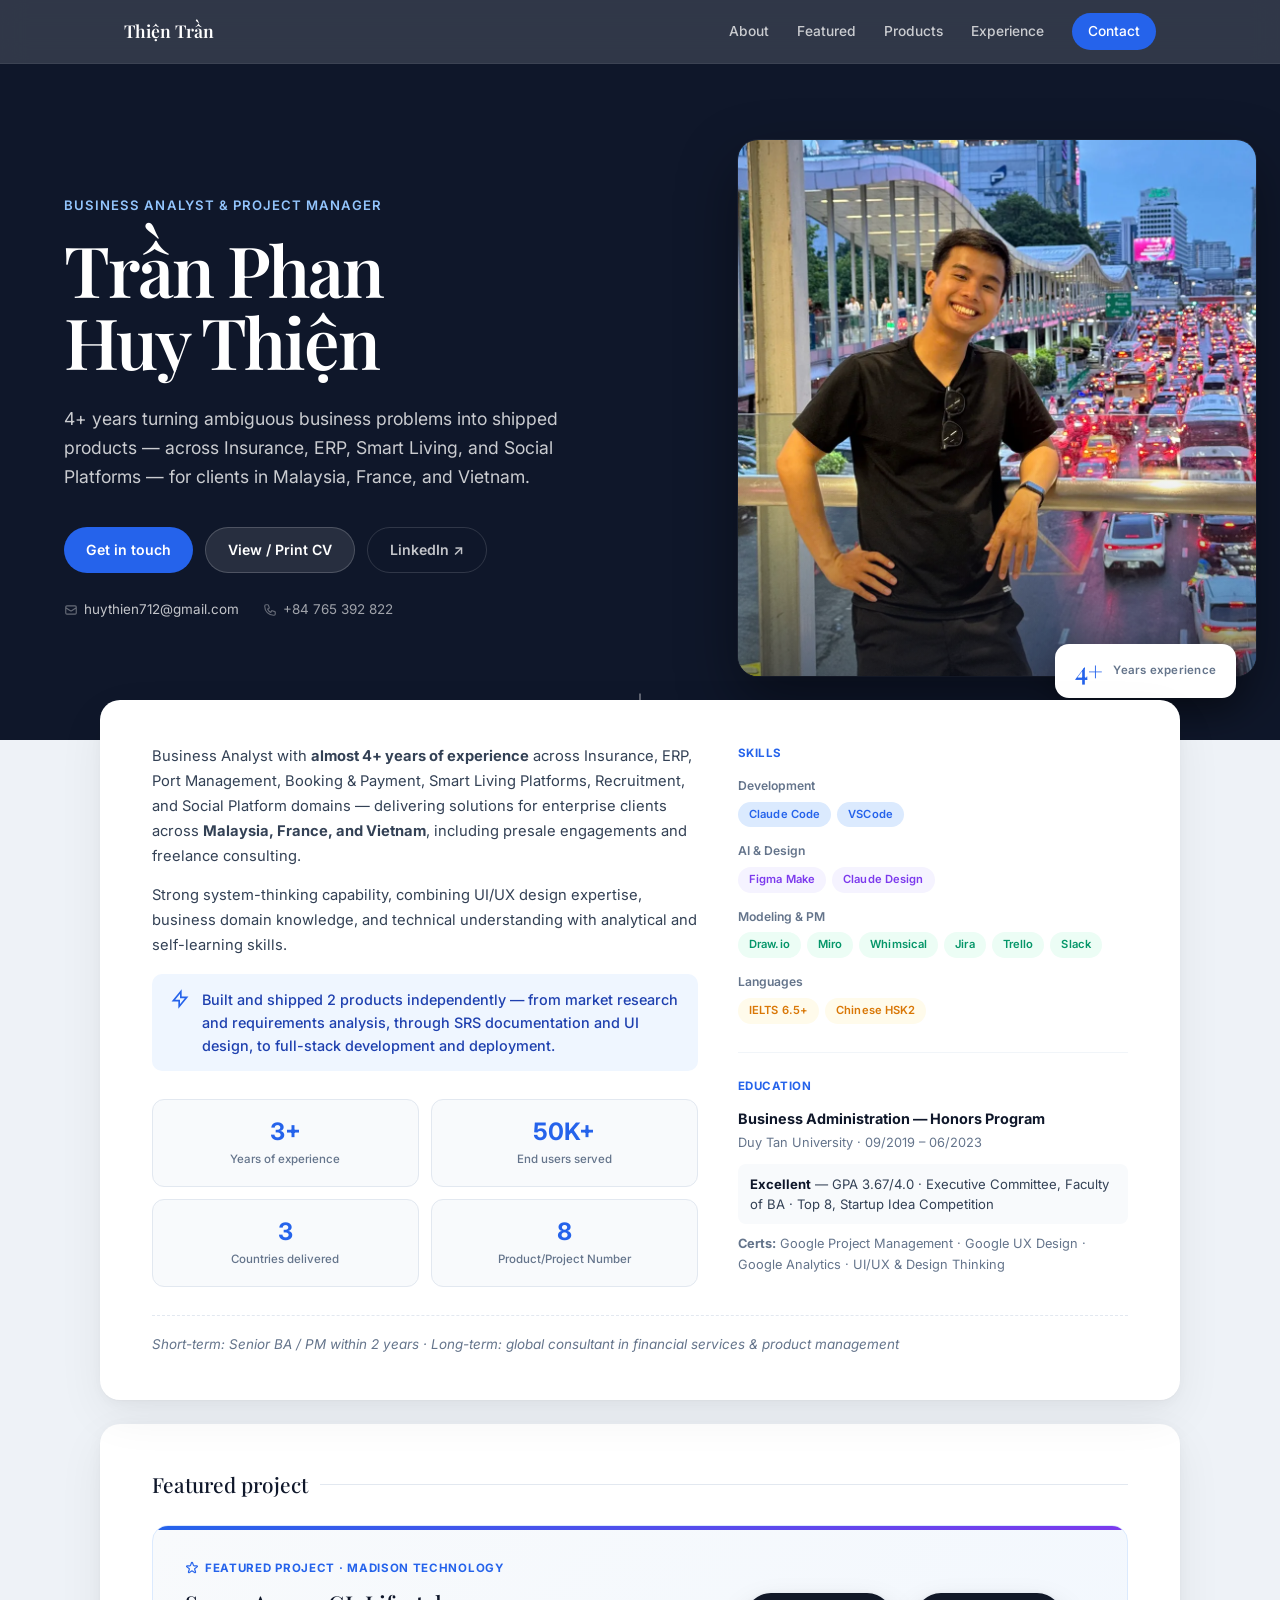
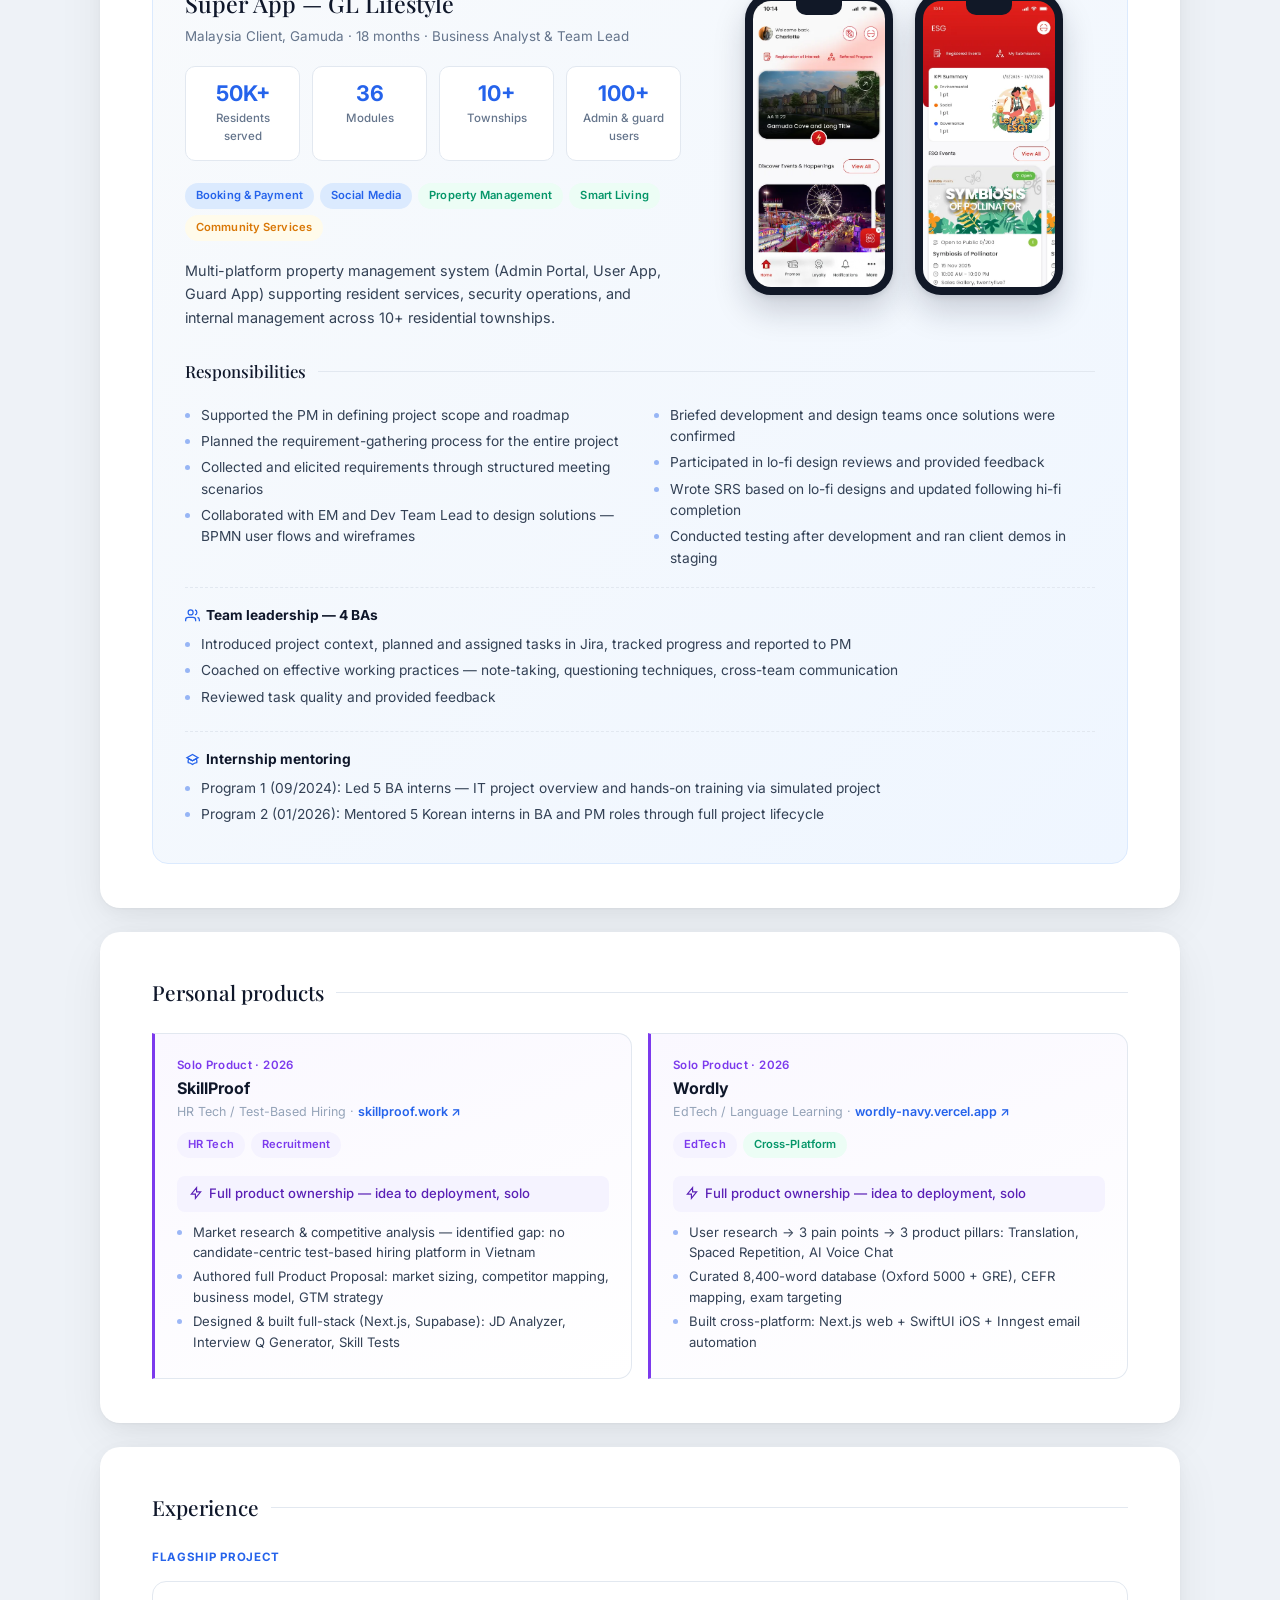
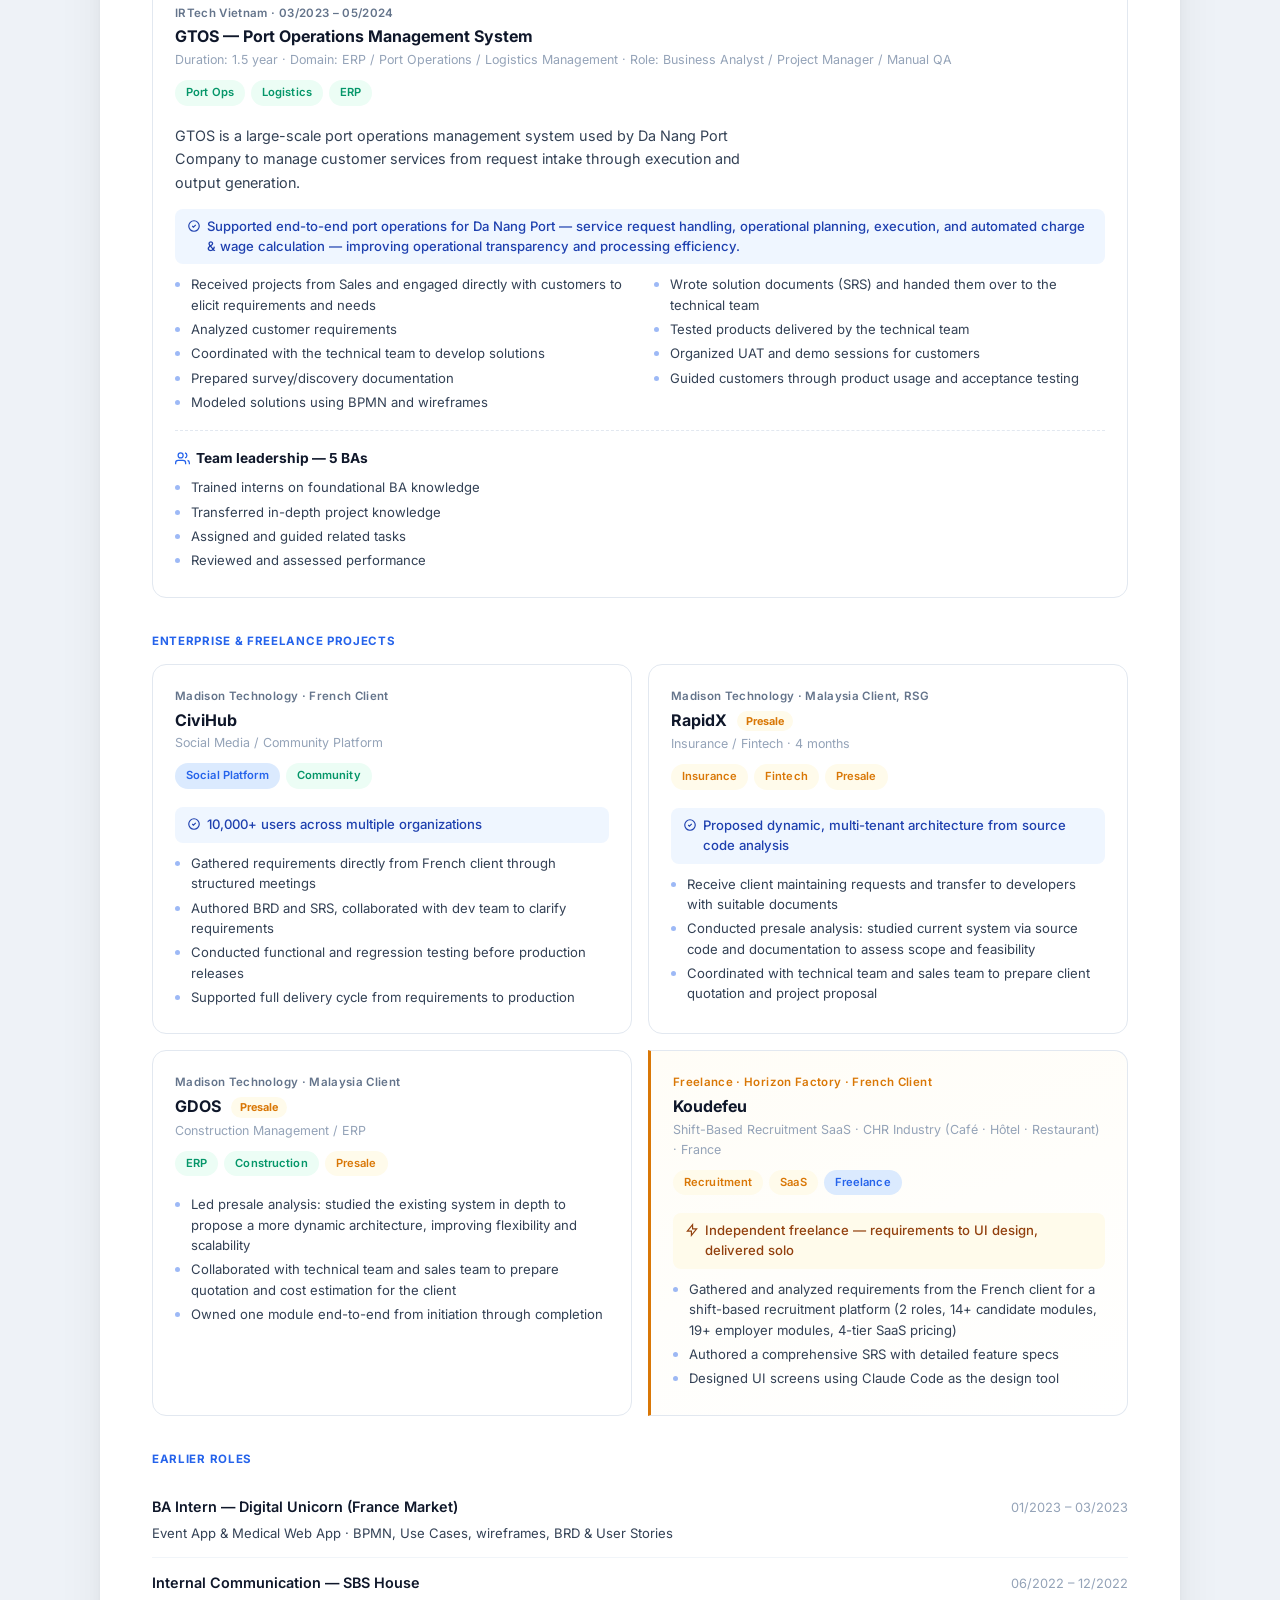
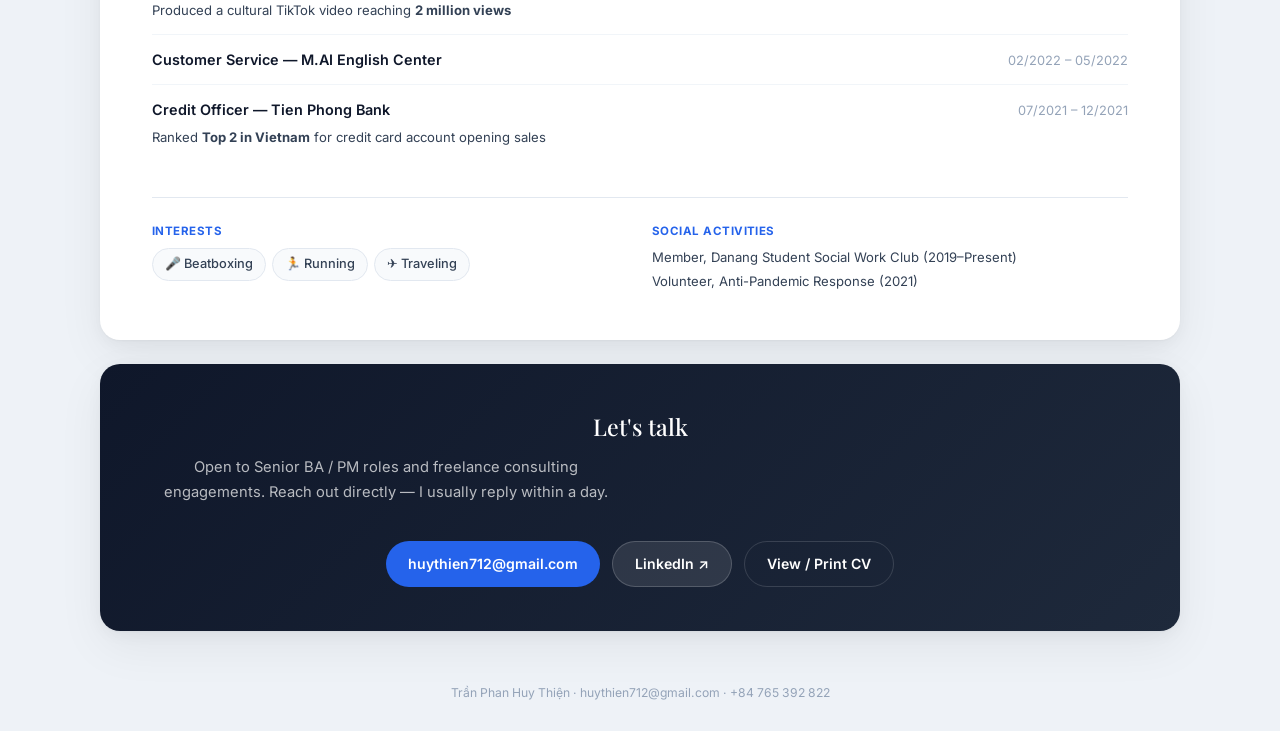
<file: index.html>
<!doctype html>
<html lang="en">
  <head>
    <meta charset="UTF-8" />
    <meta name="viewport" content="width=device-width, initial-scale=1.0" />
    <title>Thien Tran — Business Analyst &amp; Project Manager</title>
    <meta
      name="description"
      content="Business Analyst / Project Manager with 4+ years across Insurance, ERP, Booking & Payment, Smart Living, and Social Platform domains. Delivered products for clients in Malaysia, France, and Vietnam." />
    <link rel="preconnect" href="https://fonts.googleapis.com" />
    <link
      href="https://fonts.googleapis.com/css2?family=Inter:wght@300;400;500;600;700&family=Playfair+Display:wght@400;500;600&display=swap"
      rel="stylesheet" />
    <link rel="stylesheet" href="style.css" />
  </head>
  <body>
    <nav class="navbar" id="navbar">
      <div class="navbar-inner">
        <a href="#top" class="navbar-brand">Thiện Trần</a>
        <button
          class="navbar-toggle"
          id="navToggle"
          aria-label="Toggle menu"
          aria-expanded="false">
          <span></span><span></span><span></span>
        </button>
        <div class="navbar-links" id="navLinks">
          <a href="#about">About</a>
          <a href="#featured">Featured</a>
          <a href="#products">Products</a>
          <a href="#experience">Experience</a>
          <a href="#contact" class="navbar-cta">Contact</a>
        </div>
      </div>
    </nav>

    <header class="hero" id="top">
      <div class="hero-grid">
        <div class="hero-text">
          <p class="hero-eyebrow animate">
            Business Analyst &amp; Project Manager
          </p>
          <h1 class="animate">Trần Phan<br />Huy Thiện</h1>
          <p class="hero-tagline animate">
            4+ years turning ambiguous business problems into shipped products —
            across Insurance, ERP, Smart Living, and Social Platforms — for
            clients in Malaysia, France, and Vietnam.
          </p>
          <div class="hero-actions animate">
            <a class="btn btn-primary" href="mailto:huythien712@gmail.com"
              >Get in touch</a
            >
            <a
              class="btn btn-secondary"
              href="Thien_Tran_BA_CV.html"
              target="_blank"
              rel="noopener"
              >View / Print CV</a
            >
            <a
              class="btn btn-ghost"
              href="https://www.linkedin.com/in/thien-tran-341263225/"
              target="_blank"
              rel="noopener"
              >LinkedIn ↗</a
            >
          </div>
          <div class="hero-contacts animate">
            <span class="hc">
              <svg
                xmlns="http://www.w3.org/2000/svg"
                fill="none"
                viewBox="0 0 24 24"
                stroke="currentColor"
                stroke-width="2">
                <path
                  d="M3 8l7.89 5.26a2 2 0 002.22 0L21 8M5 19h14a2 2 0 002-2V7a2 2 0 00-2-2H5a2 2 0 00-2 2v10a2 2 0 002 2z" />
              </svg>
              <a href="mailto:huythien712@gmail.com">huythien712@gmail.com</a>
            </span>
            <span class="hc">
              <svg
                xmlns="http://www.w3.org/2000/svg"
                fill="none"
                viewBox="0 0 24 24"
                stroke="currentColor"
                stroke-width="2">
                <path
                  d="M3 5a2 2 0 012-2h3.28a1 1 0 01.948.684l1.498 4.493a1 1 0 01-.502 1.21l-2.257 1.13a11.042 11.042 0 005.516 5.516l1.13-2.257a1 1 0 011.21-.502l4.493 1.498a1 1 0 01.684.949V19a2 2 0 01-2 2h-1C9.716 21 3 14.284 3 6V5z" />
              </svg>
              +84 765 392 822
            </span>
          </div>
        </div>
        <div class="hero-image animate">
          <div class="hero-image-frame">
            <img
              src="hero-portrait.webp"
              alt="Trần Phan Huy Thiện"
              width="1050"
              height="1400" />
          </div>
          <div class="hero-badge">
            <span class="hero-badge-num">4+</span>
            <span class="hero-badge-label">Years experience</span>
          </div>
        </div>
      </div>
      <a class="scroll-cue" href="#about" aria-label="Scroll down">
        <svg
          xmlns="http://www.w3.org/2000/svg"
          fill="none"
          viewBox="0 0 24 24"
          stroke="currentColor"
          stroke-width="2">
          <path d="M19 14l-7 7m0 0l-7-7m7 7V3" />
        </svg>
      </a>
    </header>

    <main class="page">
      <!-- ABOUT / SUMMARY -->
      <section class="section" id="about">
        <div class="container">
          <div class="summary-grid animate">
            <div class="summary-text-col">
              <p class="summary-text">
                Business Analyst with
                <strong>almost 4+ years of experience</strong>
                across Insurance, ERP, Port Management, Booking &amp; Payment,
                Smart Living Platforms, Recruitment, and Social Platform domains
                — delivering solutions for enterprise clients across
                <strong>Malaysia, France, and Vietnam</strong>, including
                presale engagements and freelance consulting.
              </p>
              <p class="summary-text">
                Strong system-thinking capability, combining UI/UX design
                expertise, business domain knowledge, and technical
                understanding with analytical and self-learning skills.
              </p>
              <div class="summary-highlight">
                <svg
                  xmlns="http://www.w3.org/2000/svg"
                  fill="none"
                  viewBox="0 0 24 24"
                  stroke="currentColor"
                  stroke-width="2">
                  <path d="M13 10V3L4 14h7v7l9-11h-7z" />
                </svg>
                Built and shipped 2 products independently — from market
                research and requirements analysis, through SRS documentation
                and UI design, to full-stack development and deployment.
              </div>
              <div class="metrics">
                <div class="metric">
                  <div class="metric-num">3+</div>
                  <div class="metric-label">Years of experience</div>
                </div>
                <div class="metric">
                  <div class="metric-num">50K+</div>
                  <div class="metric-label">End users served</div>
                </div>
                <div class="metric">
                  <div class="metric-num">3</div>
                  <div class="metric-label">Countries delivered</div>
                </div>
                <div class="metric">
                  <div class="metric-num">8</div>
                  <div class="metric-label">Product/Project Number</div>
                </div>
              </div>
            </div>

            <div class="info-col-wrap">
              <div class="info-col">
                <div class="info-col-title">Skills</div>
                <div class="skill-group">
                  <div class="skill-group-label">Development</div>
                  <div class="tag-strip">
                    <span class="tag blue">Claude Code</span
                    ><span class="tag blue">VSCode</span>
                  </div>
                </div>
                <div class="skill-group">
                  <div class="skill-group-label">AI &amp; Design</div>
                  <div class="tag-strip">
                    <span class="tag purple">Figma Make</span
                    ><span class="tag purple">Claude Design</span>
                  </div>
                </div>
                <div class="skill-group">
                  <div class="skill-group-label">Modeling &amp; PM</div>
                  <div class="tag-strip">
                    <span class="tag green">Draw.io</span
                    ><span class="tag green">Miro</span
                    ><span class="tag green">Whimsical</span
                    ><span class="tag green">Jira</span
                    ><span class="tag green">Trello</span
                    ><span class="tag green">Slack</span>
                  </div>
                </div>
                <div class="skill-group">
                  <div class="skill-group-label">Languages</div>
                  <div class="tag-strip">
                    <span class="tag amber">IELTS 6.5+</span
                    ><span class="tag amber">Chinese HSK2</span>
                  </div>
                </div>
              </div>
              <div class="info-col edu-card">
                <div class="info-col-title">Education</div>
                <div class="edu-degree">
                  Business Administration — Honors Program
                </div>
                <div class="edu-school">
                  Duy Tan University · 09/2019 – 06/2023
                </div>
                <div class="edu-achievement">
                  <strong>Excellent</strong> — GPA 3.67/4.0 · Executive
                  Committee, Faculty of BA · Top 8, Startup Idea Competition
                </div>
                <div class="cert-inline">
                  <strong>Certs:</strong> Google Project Management · Google UX
                  Design · Google Analytics · UI/UX &amp; Design Thinking
                </div>
              </div>
            </div>
          </div>

          <p class="goal-line">
            Short-term: Senior BA / PM within 2 years · Long-term: global
            consultant in financial services &amp; product management
          </p>
        </div>
      </section>

      <!-- FEATURED -->
      <section class="section" id="featured">
        <div class="container">
          <div class="sh">Featured project</div>
          <div class="featured animate">
            <div class="featured-grid">
              <div class="featured-overview">
                <div class="featured-eyebrow">
                  <svg
                    xmlns="http://www.w3.org/2000/svg"
                    fill="none"
                    viewBox="0 0 24 24"
                    stroke="currentColor"
                    stroke-width="2">
                    <path
                      d="M11.049 2.927c.3-.921 1.603-.921 1.902 0l1.519 4.674a1 1 0 00.95.69h4.915c.969 0 1.371 1.24.588 1.81l-3.976 2.888a1 1 0 00-.363 1.118l1.518 4.674c.3.922-.755 1.688-1.538 1.118l-3.976-2.888a1 1 0 00-1.176 0l-3.976 2.888c-.783.57-1.838-.197-1.538-1.118l1.518-4.674a1 1 0 00-.363-1.118l-3.976-2.888c-.784-.57-.38-1.81.588-1.81h4.914a1 1 0 00.951-.69l1.519-4.674z" />
                  </svg>
                  Featured project · Madison Technology
                </div>
                <div class="featured-title">Super App — GL Lifestyle</div>
                <div class="featured-sub">
                  Malaysia Client, Gamuda · 18 months · Business Analyst &amp;
                  Team Lead
                </div>
                <div class="stat-row">
                  <div class="stat">
                    <div class="stat-num">50K+</div>
                    <div class="stat-label">Residents served</div>
                  </div>
                  <div class="stat">
                    <div class="stat-num">36</div>
                    <div class="stat-label">Modules</div>
                  </div>
                  <div class="stat">
                    <div class="stat-num">10+</div>
                    <div class="stat-label">Townships</div>
                  </div>
                  <div class="stat">
                    <div class="stat-num">100+</div>
                    <div class="stat-label">Admin &amp; guard users</div>
                  </div>
                </div>
                <div class="tag-strip">
                  <span class="tag blue">Booking &amp; Payment</span>
                  <span class="tag blue">Social Media</span>
                  <span class="tag green">Property Management</span>
                  <span class="tag green">Smart Living</span>
                  <span class="tag amber">Community Services</span>
                </div>
                <p class="featured-desc">
                  Multi-platform property management system (Admin Portal, User
                  App, Guard App) supporting resident services, security
                  operations, and internal management across 10+ residential
                  townships.
                </p>
              </div>
              <div class="screens-row">
                <div class="phone-mockup">
                  <div class="phone-notch"></div>
                  <div class="phone-screen">
                    <img
                      src="assets/projects/gl-homepage.webp"
                      alt="GL Lifestyle app homepage screen"
                      loading="lazy" />
                  </div>
                </div>
                <div class="phone-mockup">
                  <div class="phone-notch"></div>
                  <div class="phone-screen">
                    <img
                      src="assets/projects/gl-esg.webp"
                      alt="GL Lifestyle ESG screen"
                      loading="lazy" />
                  </div>
                </div>
              </div>
            </div>
            <div class="sh sh-sub">Responsibilities</div>
            <ul class="bl">
              <li>Supported the PM in defining project scope and roadmap</li>
              <li>
                Planned the requirement-gathering process for the entire project
              </li>
              <li>
                Collected and elicited requirements through structured meeting
                scenarios
              </li>
              <li>
                Collaborated with EM and Dev Team Lead to design solutions —
                BPMN user flows and wireframes
              </li>
              <li>
                Briefed development and design teams once solutions were
                confirmed
              </li>
              <li>
                Participated in lo-fi design reviews and provided feedback
              </li>
              <li>
                Wrote SRS based on lo-fi designs and updated following hi-fi
                completion
              </li>
              <li>
                Conducted testing after development and ran client demos in
                staging
              </li>
            </ul>
            <div class="sub-block">
              <div class="sub-title">
                <svg
                  xmlns="http://www.w3.org/2000/svg"
                  fill="none"
                  viewBox="0 0 24 24"
                  stroke="currentColor"
                  stroke-width="2">
                  <path d="M17 21v-2a4 4 0 00-4-4H5a4 4 0 00-4 4v2" />
                  <circle cx="9" cy="7" r="4" />
                  <path d="M23 21v-2a4 4 0 00-3-3.87M16 3.13a4 4 0 010 7.75" />
                </svg>
                Team leadership — 4 BAs
              </div>
              <ul class="bl single">
                <li>
                  Introduced project context, planned and assigned tasks in
                  Jira, tracked progress and reported to PM
                </li>
                <li>
                  Coached on effective working practices — note-taking,
                  questioning techniques, cross-team communication
                </li>
                <li>Reviewed task quality and provided feedback</li>
              </ul>
            </div>
            <div class="sub-block">
              <div class="sub-title">
                <svg
                  xmlns="http://www.w3.org/2000/svg"
                  fill="none"
                  viewBox="0 0 24 24"
                  stroke="currentColor"
                  stroke-width="2">
                  <path d="M12 14l9-5-9-5-9 5 9 5z" />
                  <path
                    d="M12 14l6.16-3.422a12.083 12.083 0 01.665 6.479A11.952 11.952 0 0012 20.055a11.952 11.952 0 00-6.824-2.998 12.078 12.078 0 01.665-6.479L12 14z" />
                </svg>
                Internship mentoring
              </div>
              <ul class="bl single">
                <li>
                  Program 1 (09/2024): Led 5 BA interns — IT project overview
                  and hands-on training via simulated project
                </li>
                <li>
                  Program 2 (01/2026): Mentored 5 Korean interns in BA and PM
                  roles through full project lifecycle
                </li>
              </ul>
            </div>
          </div>
        </div>
      </section>

      <!-- PERSONAL PRODUCTS -->
      <section class="section" id="products">
        <div class="container">
          <div class="sh">Personal products</div>
          <div class="project-grid animate">
            <div class="pcard personal">
              <div class="pcard-company" style="color: #7c3aed">
                Solo Product · 2026
              </div>
              <div class="pcard-title">SkillProof</div>
              <div class="pcard-meta">
                HR Tech / Test-Based Hiring ·
                <a
                  class="pcard-link"
                  href="https://www.skillproof.work"
                  target="_blank"
                  rel="noopener"
                  >skillproof.work ↗</a
                >
              </div>
              <div class="tag-strip">
                <span class="tag purple">HR Tech</span>
                <span class="tag purple">Recruitment</span>
              </div>
              <div class="pcard-achievement purple-ach">
                <svg
                  xmlns="http://www.w3.org/2000/svg"
                  fill="none"
                  viewBox="0 0 24 24"
                  stroke="currentColor"
                  stroke-width="2">
                  <path d="M13 10V3L4 14h7v7l9-11h-7z" />
                </svg>
                Full product ownership — idea to deployment, solo
              </div>
              <ul class="bl single">
                <li>
                  Market research &amp; competitive analysis — identified gap:
                  no candidate-centric test-based hiring platform in Vietnam
                </li>
                <li>
                  Authored full Product Proposal: market sizing, competitor
                  mapping, business model, GTM strategy
                </li>
                <li>
                  Designed &amp; built full-stack (Next.js, Supabase): JD
                  Analyzer, Interview Q Generator, Skill Tests
                </li>
              </ul>
            </div>

            <div class="pcard personal">
              <div class="pcard-company" style="color: #7c3aed">
                Solo Product · 2026
              </div>
              <div class="pcard-title">Wordly</div>
              <div class="pcard-meta">
                EdTech / Language Learning ·
                <a
                  class="pcard-link"
                  href="https://wordly-navy.vercel.app"
                  target="_blank"
                  rel="noopener"
                  >wordly-navy.vercel.app ↗</a
                >
              </div>
              <div class="tag-strip">
                <span class="tag purple">EdTech</span>
                <span class="tag green">Cross-Platform</span>
              </div>
              <div class="pcard-achievement purple-ach">
                <svg
                  xmlns="http://www.w3.org/2000/svg"
                  fill="none"
                  viewBox="0 0 24 24"
                  stroke="currentColor"
                  stroke-width="2">
                  <path d="M13 10V3L4 14h7v7l9-11h-7z" />
                </svg>
                Full product ownership — idea to deployment, solo
              </div>
              <ul class="bl single">
                <li>
                  User research → 3 pain points → 3 product pillars:
                  Translation, Spaced Repetition, AI Voice Chat
                </li>
                <li>
                  Curated 8,400-word database (Oxford 5000 + GRE), CEFR mapping,
                  exam targeting
                </li>
                <li>
                  Built cross-platform: Next.js web + SwiftUI iOS + Inngest
                  email automation
                </li>
              </ul>
            </div>
          </div>
        </div>
      </section>

      <!-- EXPERIENCE -->
      <section class="section" id="experience">
        <div class="container">
          <div class="sh">Experience</div>
          <div class="animate">
            <div class="exp-subhead first">Flagship project</div>
            <div class="pcard full-width" style="margin-bottom: 16px">
              <div class="pcard-company">
                IRTech Vietnam · 03/2023 – 05/2024
              </div>
              <div class="pcard-title">
                GTOS — Port Operations Management System
              </div>
              <div class="pcard-meta">
                Duration: 1.5 year · Domain: ERP / Port Operations /
                Logistics Management · Role: Business Analyst / Project
                Manager / Manual QA
              </div>
              <div class="tag-strip">
                <span class="tag green">Port Ops</span>
                <span class="tag green">Logistics</span>
                <span class="tag green">ERP</span>
              </div>
              <div class="featured-desc" style="margin-bottom: 14px">
                GTOS is a large-scale port operations management system used by
                Da Nang Port Company to manage customer services from request
                intake through execution and output generation.
              </div>
              <div class="pcard-achievement">
                <svg
                  xmlns="http://www.w3.org/2000/svg"
                  fill="none"
                  viewBox="0 0 24 24"
                  stroke="currentColor"
                  stroke-width="2">
                  <path d="M9 12l2 2 4-4m6 2a9 9 0 11-18 0 9 9 0 0118 0z" />
                </svg>
                Supported end-to-end port operations for Da Nang Port — service
                request handling, operational planning, execution, and automated
                charge &amp; wage calculation — improving operational
                transparency and processing efficiency.
              </div>
              <ul class="bl">
                <li>
                  Received projects from Sales and engaged directly with
                  customers to elicit requirements and needs
                </li>
                <li>Analyzed customer requirements</li>
                <li>
                  Coordinated with the technical team to develop solutions
                </li>
                <li>Prepared survey/discovery documentation</li>
                <li>Modeled solutions using BPMN and wireframes</li>
                <li>
                  Wrote solution documents (SRS) and handed them over to the
                  technical team
                </li>
                <li>Tested products delivered by the technical team</li>
                <li>Organized UAT and demo sessions for customers</li>
                <li>
                  Guided customers through product usage and acceptance testing
                </li>
              </ul>
              <div class="sub-block">
                <div class="sub-title">
                  <svg
                    xmlns="http://www.w3.org/2000/svg"
                    fill="none"
                    viewBox="0 0 24 24"
                    stroke="currentColor"
                    stroke-width="2">
                    <path d="M17 21v-2a4 4 0 00-4-4H5a4 4 0 00-4 4v2" />
                    <circle cx="9" cy="7" r="4" />
                    <path
                      d="M23 21v-2a4 4 0 00-3-3.87M16 3.13a4 4 0 010 7.75" />
                  </svg>
                  Team leadership — 5 BAs
                </div>
                <ul class="bl single">
                  <li>Trained interns on foundational BA knowledge</li>
                  <li>Transferred in-depth project knowledge</li>
                  <li>Assigned and guided related tasks</li>
                  <li>Reviewed and assessed performance</li>
                </ul>
              </div>
            </div>

            <div class="exp-subhead">Enterprise &amp; freelance projects</div>
            <div class="project-grid animate">
              <div class="pcard">
                <div class="pcard-company">
                  Madison Technology · French Client
                </div>
                <div class="pcard-title">CiviHub</div>
                <div class="pcard-meta">Social Media / Community Platform</div>
                <div class="tag-strip">
                  <span class="tag blue">Social Platform</span>
                  <span class="tag green">Community</span>
                </div>
                <div class="pcard-achievement">
                  <svg
                    xmlns="http://www.w3.org/2000/svg"
                    fill="none"
                    viewBox="0 0 24 24"
                    stroke="currentColor"
                    stroke-width="2">
                    <path d="M9 12l2 2 4-4m6 2a9 9 0 11-18 0 9 9 0 0118 0z" />
                  </svg>
                  10,000+ users across multiple organizations
                </div>
                <ul class="bl single">
                  <li>
                    Gathered requirements directly from French client through
                    structured meetings
                  </li>
                  <li>
                    Authored BRD and SRS, collaborated with dev team to clarify
                    requirements
                  </li>
                  <li>
                    Conducted functional and regression testing before
                    production releases
                  </li>
                  <li>
                    Supported full delivery cycle from requirements to
                    production
                  </li>
                </ul>
              </div>

              <div class="pcard">
                <div class="pcard-company">
                  Madison Technology · Malaysia Client, RSG
                </div>
                <div class="pcard-title">
                  RapidX <span class="presale-badge">Presale</span>
                </div>
                <div class="pcard-meta">Insurance / Fintech · 4 months</div>
                <div class="tag-strip">
                  <span class="tag amber">Insurance</span>
                  <span class="tag amber">Fintech</span>
                  <span class="tag amber">Presale</span>
                </div>
                <div class="pcard-achievement">
                  <svg
                    xmlns="http://www.w3.org/2000/svg"
                    fill="none"
                    viewBox="0 0 24 24"
                    stroke="currentColor"
                    stroke-width="2">
                    <path d="M9 12l2 2 4-4m6 2a9 9 0 11-18 0 9 9 0 0118 0z" />
                  </svg>
                  Proposed dynamic, multi-tenant architecture from source code
                  analysis
                </div>
                <ul class="bl single">
                  <li>
                    Receive client maintaining requests and transfer to
                    developers with suitable documents
                  </li>
                  <li>
                    Conducted presale analysis: studied current system via
                    source code and documentation to assess scope and
                    feasibility
                  </li>
                  <li>
                    Coordinated with technical team and sales team to prepare
                    client quotation and project proposal
                  </li>
                </ul>
              </div>

              <div class="pcard">
                <div class="pcard-company">
                  Madison Technology · Malaysia Client
                </div>
                <div class="pcard-title">
                  GDOS <span class="presale-badge">Presale</span>
                </div>
                <div class="pcard-meta">Construction Management / ERP</div>
                <div class="tag-strip">
                  <span class="tag green">ERP</span>
                  <span class="tag green">Construction</span>
                  <span class="tag amber">Presale</span>
                </div>
                <ul class="bl single">
                  <li>
                    Led presale analysis: studied the existing system in depth
                    to propose a more dynamic architecture, improving
                    flexibility and scalability
                  </li>
                  <li>
                    Collaborated with technical team and sales team to prepare
                    quotation and cost estimation for the client
                  </li>
                  <li>
                    Owned one module end-to-end from initiation through
                    completion
                  </li>
                </ul>
              </div>

              <div class="pcard freelance">
                <div class="pcard-company" style="color: #d97706">
                  Freelance · Horizon Factory · French Client
                </div>
                <div class="pcard-title">Koudefeu</div>
                <div class="pcard-meta">
                  Shift-Based Recruitment SaaS · CHR Industry (Café · Hôtel ·
                  Restaurant) · France
                </div>
                <div class="tag-strip">
                  <span class="tag amber">Recruitment</span>
                  <span class="tag amber">SaaS</span>
                  <span class="tag blue">Freelance</span>
                </div>
                <div class="pcard-achievement amber-ach">
                  <svg
                    xmlns="http://www.w3.org/2000/svg"
                    fill="none"
                    viewBox="0 0 24 24"
                    stroke="currentColor"
                    stroke-width="2">
                    <path d="M13 10V3L4 14h7v7l9-11h-7z" />
                  </svg>
                  Independent freelance — requirements to UI design, delivered
                  solo
                </div>
                <ul class="bl single">
                  <li>
                    Gathered and analyzed requirements from the French client
                    for a shift-based recruitment platform (2 roles, 14+
                    candidate modules, 19+ employer modules, 4-tier SaaS
                    pricing)
                  </li>
                  <li>
                    Authored a comprehensive SRS with detailed feature specs
                  </li>
                  <li>
                    Designed UI screens using Claude Code as the design tool
                  </li>
                </ul>
              </div>
            </div>

            <div class="exp-subhead">Earlier roles</div>
            <div class="career-row">
              <span class="career-title"
                >BA Intern — Digital Unicorn (France Market)</span
              >
              <span class="career-date">01/2023 – 03/2023</span>
              <span class="career-note"
                >Event App &amp; Medical Web App · BPMN, Use Cases, wireframes,
                BRD &amp; User Stories</span
              >
            </div>
            <div class="career-row">
              <span class="career-title"
                >Internal Communication — SBS House</span
              >
              <span class="career-date">06/2022 – 12/2022</span>
              <span class="career-note"
                >Produced a cultural TikTok video reaching
                <strong>2 million views</strong></span
              >
            </div>
            <div class="career-row">
              <span class="career-title"
                >Customer Service — M.AI English Center</span
              >
              <span class="career-date">02/2022 – 05/2022</span>
            </div>
            <div class="career-row">
              <span class="career-title">Credit Officer — Tien Phong Bank</span>
              <span class="career-date">07/2021 – 12/2021</span>
              <span class="career-note"
                >Ranked <strong>Top 2 in Vietnam</strong> for credit card
                account opening sales</span
              >
            </div>
          </div>

          <div class="bottom-bar animate">
            <div class="bottom-col">
              <div class="bottom-label">Interests</div>
              <div class="pill-row">
                <span class="pill">🎤 Beatboxing</span>
                <span class="pill">🏃 Running</span>
                <span class="pill">✈️ Traveling</span>
              </div>
            </div>
            <div class="bottom-col">
              <div class="bottom-label">Social activities</div>
              <div class="bottom-val">
                Member, Danang Student Social Work Club (2019–Present)
              </div>
              <div class="bottom-val">
                Volunteer, Anti-Pandemic Response (2021)
              </div>
            </div>
          </div>
        </div>
      </section>

      <!-- CONTACT -->
      <section class="section contact-section" id="contact">
        <div class="container">
          <div class="contact-card animate">
            <div class="featured-title">Let's talk</div>
            <p class="summary-text" style="margin: 10px 0 22px">
              Open to Senior BA / PM roles and freelance consulting engagements.
              Reach out directly — I usually reply within a day.
            </p>
            <div class="hero-actions" style="justify-content: center">
              <a class="btn btn-primary" href="mailto:huythien712@gmail.com"
                >huythien712@gmail.com</a
              >
              <a
                class="btn btn-secondary"
                href="https://www.linkedin.com/in/thien-tran-341263225/"
                target="_blank"
                rel="noopener"
                >LinkedIn ↗</a
              >
              <a
                class="btn btn-ghost"
                href="Thien_Tran_BA_CV.html"
                target="_blank"
                rel="noopener"
                >View / Print CV</a
              >
            </div>
          </div>
        </div>
      </section>
    </main>

    <footer class="footer">
      Trần Phan Huy Thiện · huythien712@gmail.com · +84 765 392 822
    </footer>

    <script src="script.js"></script>
  </body>
</html>
</file>
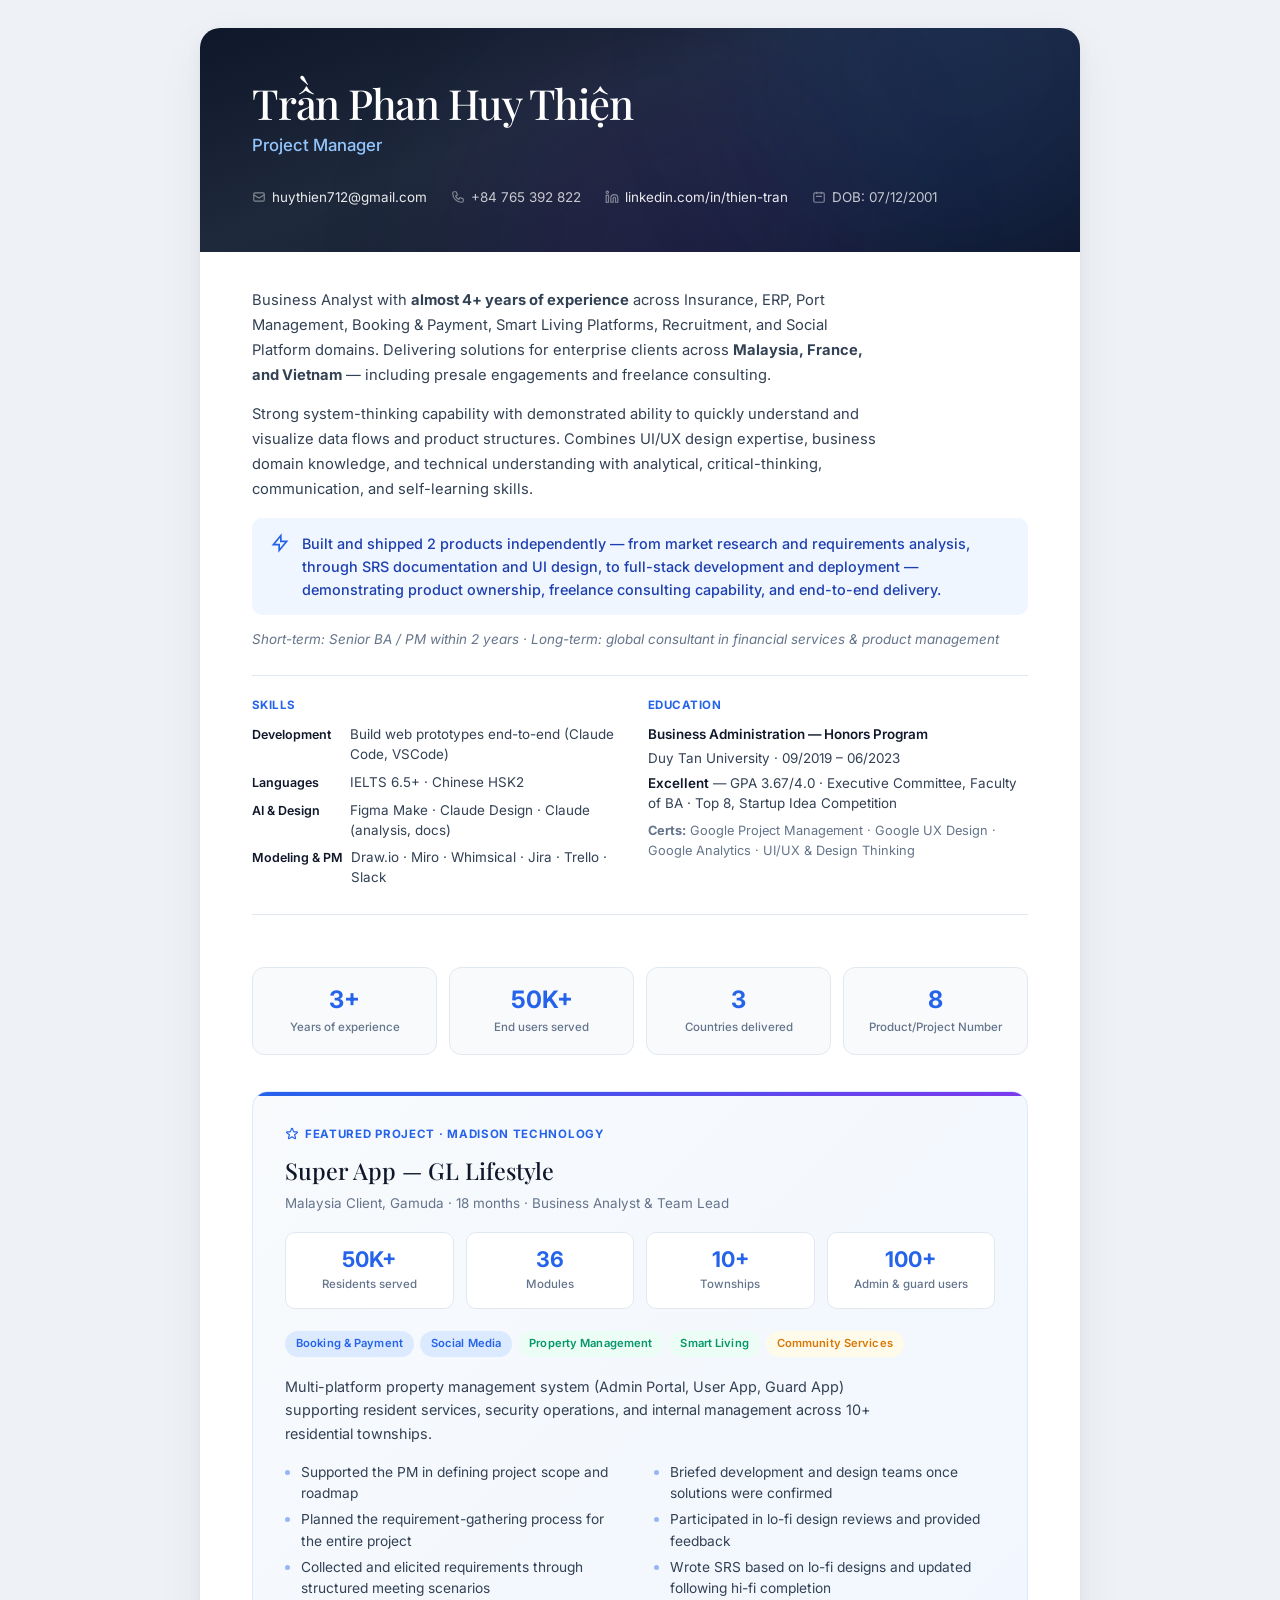
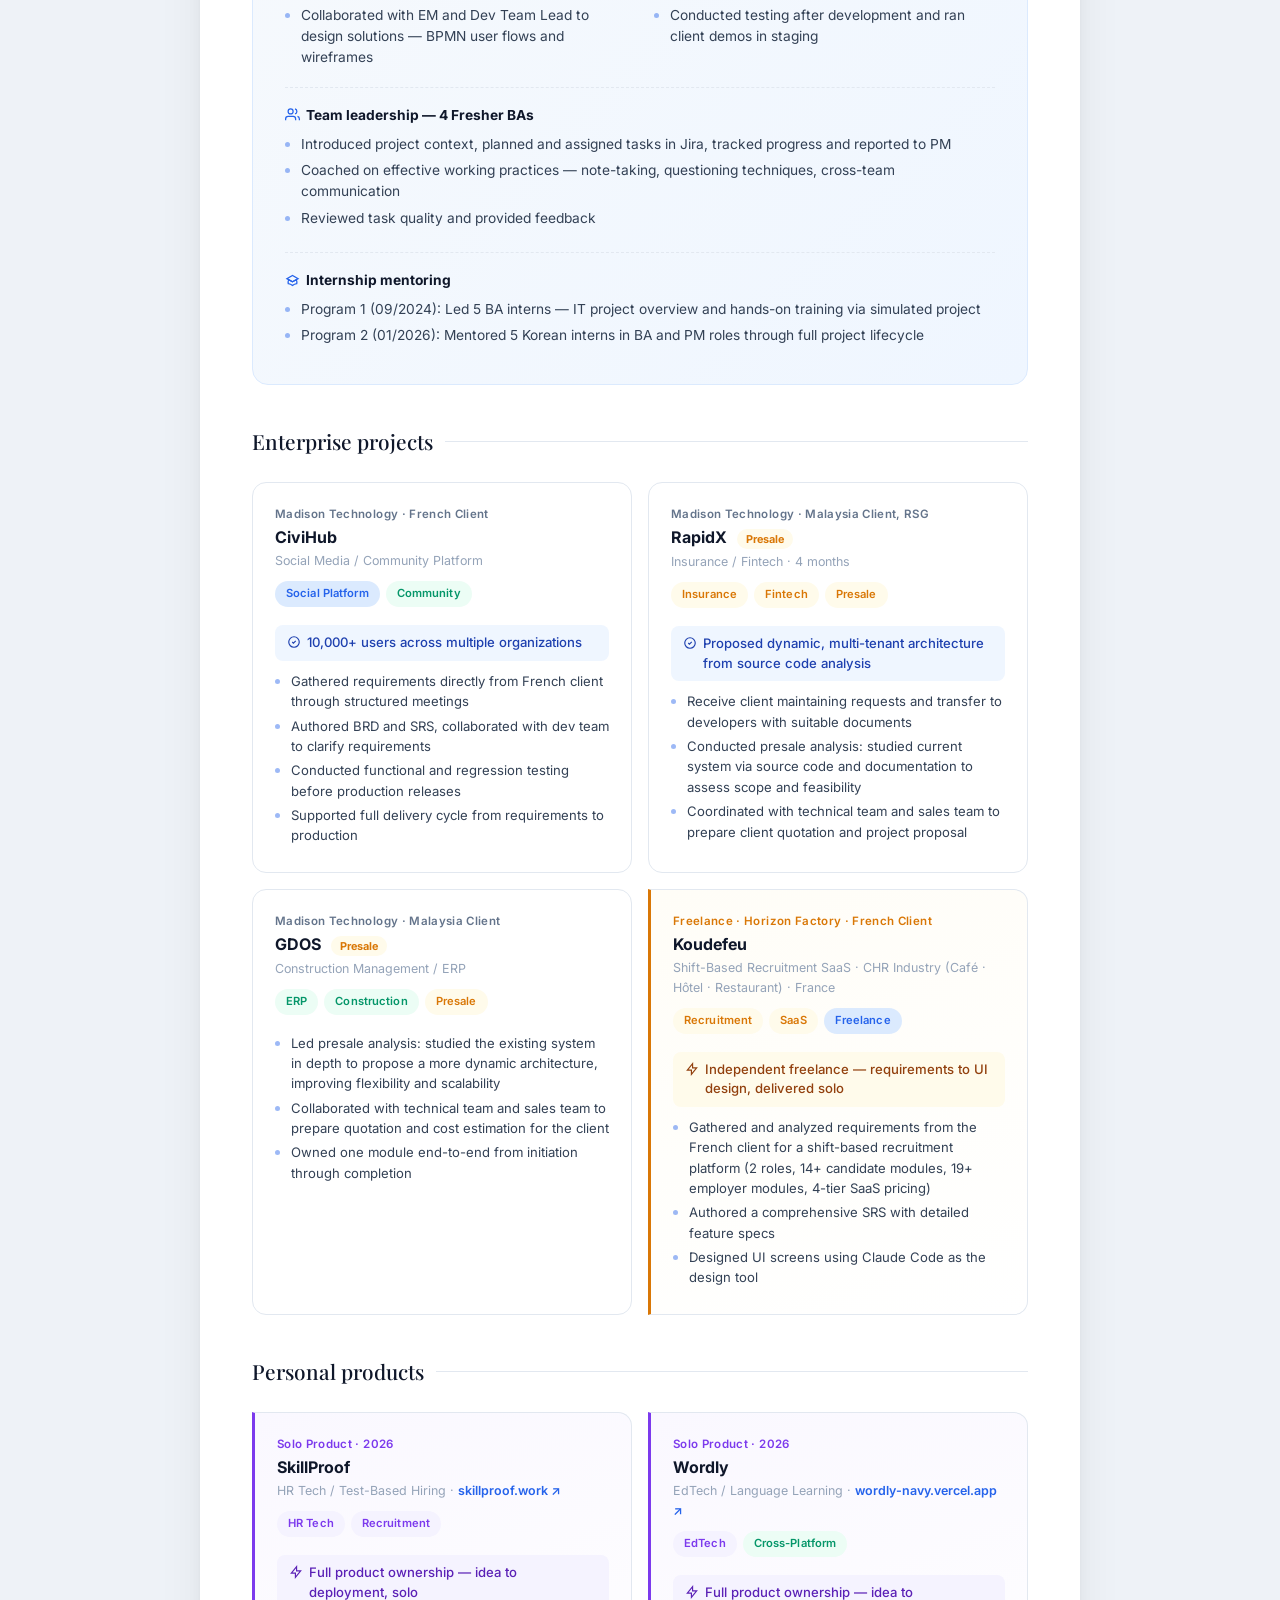
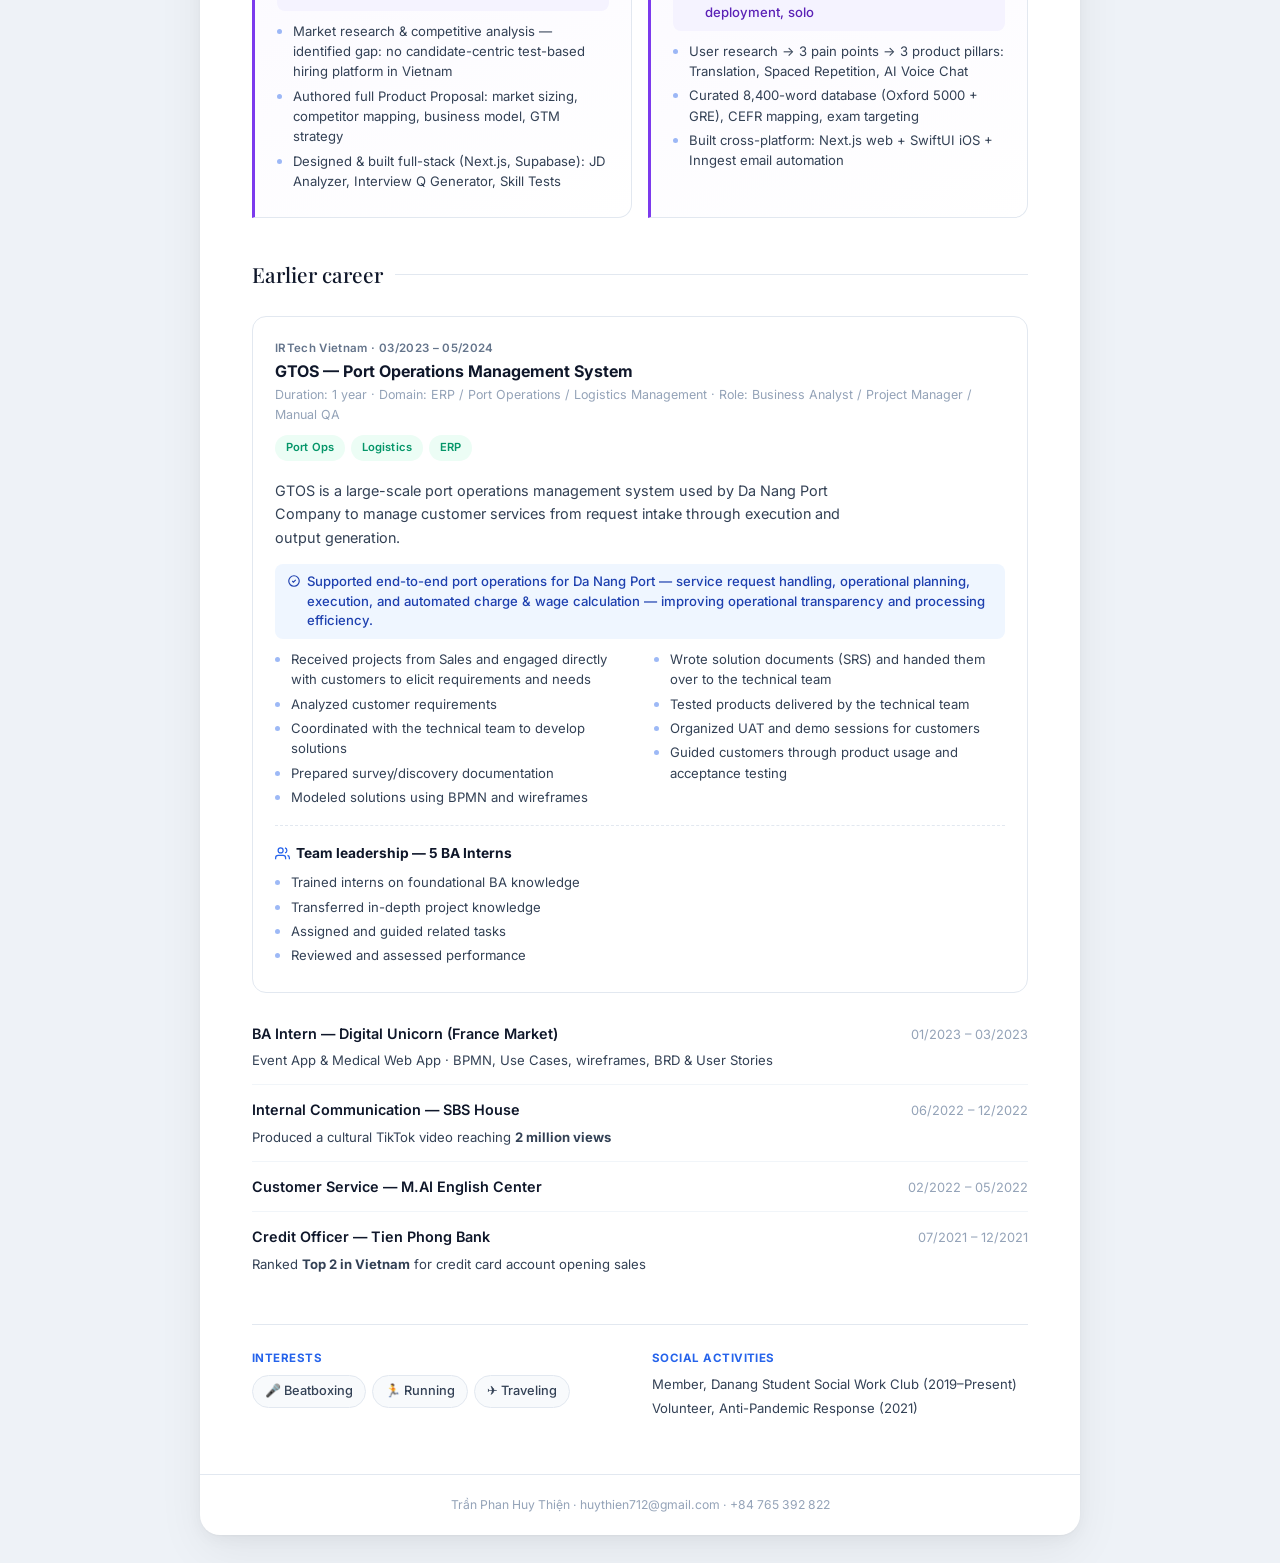
<file: Thien_Tran_BA_CV.html>
<!doctype html>
<html lang="en">
  <head>
    <meta charset="UTF-8" />
    <meta name="viewport" content="width=device-width, initial-scale=1.0" />
    <title>Thiện Trần — Business Analyst</title>
    <link rel="preconnect" href="https://fonts.googleapis.com" />
    <link
      href="https://fonts.googleapis.com/css2?family=Inter:wght@300;400;500;600;700&family=Playfair+Display:wght@400;500;600&display=swap"
      rel="stylesheet" />
    <style>
      *,
      *::before,
      *::after {
        margin: 0;
        padding: 0;
        box-sizing: border-box;
      }
      :root {
        --ink: #0f172a;
        --ink-2: #334155;
        --ink-3: #64748b;
        --ink-4: #94a3b8;
        --accent: #2563eb;
        --accent-deep: #1e40af;
        --accent-soft: #dbeafe;
        --accent-wash: #eff6ff;
        --surface: #fff;
        --surface-alt: #f8fafc;
        --border: #e2e8f0;
        --border-light: #f1f5f9;
        --green: #059669;
        --green-bg: #ecfdf5;
        --purple: #7c3aed;
        --purple-bg: #f5f3ff;
        --amber: #d97706;
        --amber-bg: #fffbeb;
        --amber-deep: #92400e;
      }
      html {
        scroll-behavior: smooth;
      }
      body {
        font-family:
          "Inter",
          system-ui,
          -apple-system,
          sans-serif;
        color: var(--ink);
        background: #eef2f7;
        line-height: 1.6;
        font-size: 15px;
        -webkit-font-smoothing: antialiased;
      }
      .page {
        max-width: 880px;
        margin: 0 auto;
        background: var(--surface);
      }
      @media screen {
        .page {
          margin: 28px auto;
          border-radius: 20px;
          box-shadow:
            0 1px 2px rgba(0, 0, 0, 0.03),
            0 4px 16px rgba(0, 0, 0, 0.04),
            0 16px 48px rgba(0, 0, 0, 0.06);
          overflow: hidden;
        }
      }

      .hero {
        background: linear-gradient(
          160deg,
          #0f172a 0%,
          #1e293b 40%,
          #0f172a 100%
        );
        padding: 52px 52px 44px;
        position: relative;
        overflow: hidden;
        color: #fff;
      }
      .hero-grain {
        position: absolute;
        inset: 0;
        background-image: url("data:image/svg+xml,%3Csvg width='60' height='60' xmlns='http://www.w3.org/2000/svg'%3E%3Ccircle cx='1' cy='1' r='.6' fill='%23ffffff' fill-opacity='.03'/%3E%3C/svg%3E");
        pointer-events: none;
      }
      .hero-glow {
        position: absolute;
        width: 400px;
        height: 400px;
        border-radius: 50%;
        pointer-events: none;
        filter: blur(80px);
      }
      .hero-glow.a {
        top: -160px;
        right: -80px;
        background: rgba(37, 99, 235, 0.12);
      }
      .hero-glow.b {
        bottom: -200px;
        left: 30%;
        background: rgba(124, 58, 237, 0.08);
      }
      .hero-inner {
        position: relative;
        z-index: 1;
      }
      .hero h1 {
        font-family: "Playfair Display", serif;
        font-size: 2.6rem;
        font-weight: 500;
        letter-spacing: -0.03em;
        line-height: 1.1;
      }
      .hero-role {
        font-size: 1.05rem;
        font-weight: 500;
        color: #93c5fd;
        margin-top: 6px;
        margin-bottom: 28px;
      }
      .hero-contacts {
        display: flex;
        flex-wrap: wrap;
        gap: 10px 24px;
        font-size: 0.84rem;
        color: rgba(255, 255, 255, 0.75);
      }
      .hero-contacts a {
        color: rgba(255, 255, 255, 0.9);
        text-decoration: none;
        transition: color 0.2s;
      }
      .hero-contacts a:hover {
        color: #93c5fd;
      }
      .hc {
        display: inline-flex;
        align-items: center;
        gap: 6px;
      }
      .hc svg {
        width: 14px;
        height: 14px;
        opacity: 0.6;
        flex-shrink: 0;
      }

      .content {
        padding: 0 52px 52px;
      }

      .summary-section {
        padding: 36px 0 28px;
      }
      .summary-text {
        font-size: 0.92rem;
        color: var(--ink-2);
        max-width: 70ch;
        line-height: 1.7;
        margin-bottom: 14px;
      }
      .summary-highlight {
        display: flex;
        align-items: flex-start;
        gap: 12px;
        padding: 14px 18px;
        background: var(--accent-wash);
        border-radius: 10px;
        font-size: 0.9rem;
        color: var(--accent-deep);
        font-weight: 500;
        line-height: 1.6;
        margin-top: 16px;
      }
      .summary-highlight svg {
        width: 20px;
        height: 20px;
        flex-shrink: 0;
        margin-top: 1px;
        color: var(--accent);
      }
      .goal-line {
        font-size: 0.84rem;
        color: var(--ink-3);
        margin-top: 14px;
        font-style: italic;
      }

      /* COMPACT SKILLS+EDU BAR */
      .info-bar {
        display: grid;
        grid-template-columns: 1fr 1fr;
        gap: 16px;
        margin-top: 24px;
        padding: 20px 0;
        border-top: 1px solid var(--border);
        border-bottom: 1px solid var(--border);
      }
      .info-col {
      }
      .info-col-title {
        font-size: 0.72rem;
        font-weight: 700;
        color: var(--accent);
        letter-spacing: 0.04em;
        text-transform: uppercase;
        margin-bottom: 10px;
      }
      .info-row {
        display: flex;
        gap: 8px;
        margin-bottom: 7px;
        font-size: 0.84rem;
        align-items: baseline;
      }
      .info-label {
        font-weight: 600;
        color: var(--ink);
        min-width: 90px;
        flex-shrink: 0;
        font-size: 0.78rem;
      }
      .info-value {
        color: var(--ink-2);
        line-height: 1.5;
      }
      .edu-line {
        font-size: 0.84rem;
        color: var(--ink-2);
        line-height: 1.5;
        margin-bottom: 4px;
      }
      .edu-line strong {
        color: var(--ink);
        font-weight: 600;
      }
      .cert-inline {
        font-size: 0.8rem;
        color: var(--ink-3);
        margin-top: 8px;
        line-height: 1.6;
      }

      .metrics {
        display: grid;
        grid-template-columns: repeat(4, 1fr);
        gap: 12px;
        margin-top: 24px;
      }
      .metric {
        background: var(--surface-alt);
        border: 1px solid var(--border);
        border-radius: 12px;
        padding: 18px 16px;
        text-align: center;
        transition: transform 0.2s;
      }
      .metric:hover {
        transform: translateY(-2px);
      }
      .metric-num {
        font-size: 1.5rem;
        font-weight: 700;
        color: var(--accent);
        line-height: 1.2;
      }
      .metric-label {
        font-size: 0.72rem;
        color: var(--ink-3);
        margin-top: 3px;
        font-weight: 500;
      }

      .sh {
        font-family: "Playfair Display", serif;
        font-size: 1.3rem;
        font-weight: 500;
        color: var(--ink);
        margin-bottom: 24px;
        margin-top: 40px;
        display: flex;
        align-items: center;
        gap: 12px;
      }
      .sh::after {
        content: "";
        flex: 1;
        height: 1px;
        background: var(--border);
      }

      .featured {
        margin-top: 36px;
        background: linear-gradient(135deg, #f8fafc 0%, #eff6ff 100%);
        border: 1px solid #dbeafe;
        border-radius: 16px;
        padding: 32px;
        position: relative;
        overflow: hidden;
      }
      .featured::before {
        content: "";
        position: absolute;
        top: 0;
        left: 0;
        right: 0;
        height: 4px;
        background: linear-gradient(
          90deg,
          var(--accent) 0%,
          var(--purple) 100%
        );
      }
      .featured-eyebrow {
        display: inline-flex;
        align-items: center;
        gap: 6px;
        font-size: 0.72rem;
        font-weight: 700;
        color: var(--accent);
        letter-spacing: 0.06em;
        text-transform: uppercase;
        margin-bottom: 8px;
      }
      .featured-eyebrow svg {
        width: 14px;
        height: 14px;
      }
      .featured-title {
        font-family: "Playfair Display", serif;
        font-size: 1.45rem;
        font-weight: 500;
        color: var(--ink);
        margin-bottom: 4px;
      }
      .featured-sub {
        font-size: 0.84rem;
        color: var(--ink-3);
        margin-bottom: 18px;
      }

      .stat-row {
        display: grid;
        grid-template-columns: repeat(4, 1fr);
        gap: 12px;
        margin-bottom: 22px;
      }
      .stat {
        background: var(--surface);
        border-radius: 10px;
        padding: 14px 16px;
        text-align: center;
        border: 1px solid var(--border);
        transition: transform 0.2s;
      }
      .stat:hover {
        transform: translateY(-2px);
      }
      .stat-num {
        font-size: 1.35rem;
        font-weight: 700;
        color: var(--accent);
        line-height: 1.2;
      }
      .stat-label {
        font-size: 0.72rem;
        color: var(--ink-3);
        margin-top: 2px;
        font-weight: 500;
      }

      .tag-strip {
        display: flex;
        flex-wrap: wrap;
        gap: 6px;
        margin-bottom: 18px;
      }
      .tag {
        font-size: 0.7rem;
        font-weight: 600;
        padding: 4px 11px;
        border-radius: 100px;
        letter-spacing: 0.01em;
      }
      .tag.blue {
        background: var(--accent-soft);
        color: var(--accent);
      }
      .tag.green {
        background: var(--green-bg);
        color: var(--green);
      }
      .tag.purple {
        background: var(--purple-bg);
        color: var(--purple);
      }
      .tag.amber {
        background: var(--amber-bg);
        color: var(--amber);
      }

      .featured-desc {
        font-size: 0.9rem;
        color: var(--ink-2);
        line-height: 1.65;
        margin-bottom: 16px;
        max-width: 68ch;
      }

      .bl {
        list-style: none;
        padding: 0;
        columns: 2;
        column-gap: 28px;
      }
      .bl li {
        position: relative;
        padding-left: 16px;
        font-size: 0.86rem;
        color: var(--ink-2);
        margin-bottom: 5px;
        line-height: 1.55;
        break-inside: avoid;
      }
      .bl li::before {
        content: "";
        position: absolute;
        left: 0;
        top: 8px;
        width: 5px;
        height: 5px;
        border-radius: 50%;
        background: var(--accent);
        opacity: 0.45;
      }
      .bl.single {
        columns: 1;
      }

      .sub-block {
        margin-top: 18px;
        padding-top: 16px;
        border-top: 1px dashed var(--border);
      }
      .sub-title {
        font-size: 0.86rem;
        font-weight: 700;
        color: var(--ink);
        margin-bottom: 8px;
        display: flex;
        align-items: center;
        gap: 6px;
      }
      .sub-title svg {
        width: 15px;
        height: 15px;
        color: var(--accent);
      }

      .project-grid {
        display: grid;
        grid-template-columns: 1fr 1fr;
        gap: 16px;
      }
      .pcard {
        border: 1px solid var(--border);
        border-radius: 14px;
        padding: 22px;
        background: var(--surface);
        transition:
          border-color 0.25s,
          transform 0.2s,
          box-shadow 0.25s;
        position: relative;
      }
      .pcard:hover {
        border-color: #c7d2fe;
        transform: translateY(-2px);
        box-shadow: 0 4px 20px rgba(37, 99, 235, 0.06);
      }
      .pcard.personal {
        border-left: 3px solid var(--purple);
        border-radius: 0 14px 14px 0;
        background: linear-gradient(160deg, #faf8ff 0%, #fff 100%);
      }
      .pcard.freelance {
        border-left: 3px solid var(--amber);
        border-radius: 0 14px 14px 0;
        background: linear-gradient(160deg, #fffdf7 0%, #fff 100%);
      }
      .pcard.full-width {
        grid-column: 1/-1;
      }
      .pcard-company {
        font-size: 0.72rem;
        font-weight: 600;
        color: var(--ink-3);
        margin-bottom: 4px;
        letter-spacing: 0.03em;
      }
      .pcard-title {
        font-size: 1rem;
        font-weight: 700;
        color: var(--ink);
        margin-bottom: 3px;
        line-height: 1.3;
      }
      .pcard-meta {
        font-size: 0.78rem;
        color: var(--ink-4);
        margin-bottom: 10px;
      }
      .pcard-link {
        color: var(--accent);
        text-decoration: none;
        font-weight: 600;
        font-size: 0.78rem;
      }
      .pcard-link:hover {
        text-decoration: underline;
      }
      .pcard-achievement {
        display: flex;
        gap: 6px;
        align-items: flex-start;
        padding: 8px 12px;
        background: var(--accent-wash);
        border-radius: 8px;
        font-size: 0.82rem;
        color: var(--accent-deep);
        font-weight: 500;
        margin-bottom: 10px;
        line-height: 1.5;
      }
      .pcard-achievement.purple-ach {
        background: var(--purple-bg);
        color: #5b21b6;
      }
      .pcard-achievement.amber-ach {
        background: var(--amber-bg);
        color: var(--amber-deep);
      }
      .pcard-achievement svg {
        width: 14px;
        height: 14px;
        flex-shrink: 0;
        margin-top: 2px;
      }
      .pcard .bl li {
        font-size: 0.82rem;
        margin-bottom: 4px;
      }

      .presale-badge {
        display: inline-flex;
        align-items: center;
        gap: 4px;
        font-size: 0.68rem;
        font-weight: 700;
        padding: 3px 9px;
        border-radius: 100px;
        background: var(--amber-bg);
        color: var(--amber);
        margin-left: 6px;
        vertical-align: middle;
      }

      .career-row {
        display: flex;
        justify-content: space-between;
        align-items: baseline;
        flex-wrap: wrap;
        gap: 2px 16px;
        padding: 13px 0;
        border-bottom: 1px solid var(--border-light);
      }
      .career-row:last-child {
        border-bottom: none;
      }
      .career-title {
        font-size: 0.9rem;
        font-weight: 600;
        color: var(--ink);
      }
      .career-date {
        font-size: 0.8rem;
        color: var(--ink-4);
        white-space: nowrap;
      }
      .career-note {
        width: 100%;
        font-size: 0.82rem;
        color: var(--ink-2);
        margin-top: 3px;
      }

      .bottom-bar {
        display: flex;
        gap: 24px;
        flex-wrap: wrap;
        margin-top: 36px;
        padding-top: 24px;
        border-top: 1px solid var(--border);
      }
      .bottom-col {
        flex: 1;
        min-width: 180px;
      }
      .bottom-label {
        font-size: 0.72rem;
        font-weight: 700;
        color: var(--accent);
        letter-spacing: 0.04em;
        text-transform: uppercase;
        margin-bottom: 8px;
      }
      .bottom-val {
        font-size: 0.82rem;
        color: var(--ink-2);
        line-height: 1.5;
        margin-bottom: 4px;
      }
      .pill-row {
        display: flex;
        flex-wrap: wrap;
        gap: 6px;
      }
      .pill {
        padding: 5px 12px;
        background: var(--surface-alt);
        border: 1px solid var(--border);
        border-radius: 100px;
        font-size: 0.8rem;
        color: var(--ink-2);
        font-weight: 500;
      }

      .footer {
        text-align: center;
        padding: 20px 52px;
        border-top: 1px solid var(--border);
        font-size: 0.76rem;
        color: var(--ink-4);
      }

      @media (prefers-reduced-motion: no-preference) {
        .animate {
          opacity: 0;
          transform: translateY(18px);
          transition:
            opacity 0.5s ease,
            transform 0.5s ease;
        }
        .animate.visible {
          opacity: 1;
          transform: translateY(0);
        }
        .hero .hero-inner > * {
          opacity: 0;
          transform: translateY(12px);
          animation: heroIn 0.45s ease forwards;
        }
        .hero .hero-inner > *:nth-child(1) {
          animation-delay: 0.05s;
        }
        .hero .hero-inner > *:nth-child(2) {
          animation-delay: 0.12s;
        }
        .hero .hero-inner > *:nth-child(3) {
          animation-delay: 0.2s;
        }
        @keyframes heroIn {
          to {
            opacity: 1;
            transform: translateY(0);
          }
        }
      }

      @media print {
        body {
          background: #fff;
          font-size: 12px;
          -webkit-print-color-adjust: exact;
          print-color-adjust: exact;
        }
        .page {
          margin: 0;
          border-radius: 0;
          box-shadow: none;
        }
        .hero {
          padding: 28px 36px 24px;
        }
        .hero h1 {
          font-size: 1.6rem;
        }
        .content {
          padding: 0 36px 28px;
        }
        .pcard:hover,
        .stat:hover,
        .metric:hover {
          transform: none;
          box-shadow: none;
        }
        .animate {
          opacity: 1 !important;
          transform: none !important;
        }
        .hero .hero-inner > * {
          opacity: 1 !important;
          transform: none !important;
          animation: none !important;
        }
        section,
        .featured,
        .pcard {
          break-inside: avoid;
        }
        .project-grid,
        .metrics,
        .stat-row {
          gap: 8px;
        }
        .footer {
          padding: 12px 36px;
        }
        .sh {
          margin-top: 24px;
        }
      }

      @media (max-width: 700px) {
        .hero {
          padding: 36px 24px 32px;
        }
        .hero h1 {
          font-size: 1.9rem;
        }
        .content {
          padding: 0 24px 36px;
        }
        .stat-row,
        .metrics {
          grid-template-columns: repeat(2, 1fr);
        }
        .bl {
          columns: 1;
        }
        .project-grid {
          grid-template-columns: 1fr;
        }
        .info-bar {
          grid-template-columns: 1fr;
        }
        .featured {
          padding: 24px;
        }
        .footer {
          padding: 16px 24px;
        }
      }
    </style>
  </head>
  <body>
    <div class="page">
      <header class="hero">
        <div class="hero-grain"></div>
        <div class="hero-glow a"></div>
        <div class="hero-glow b"></div>
        <div class="hero-inner">
          <h1>Trần Phan Huy Thiện</h1>
          <div class="hero-role">Project Manager</div>
          <div class="hero-contacts">
            <span class="hc"
              ><svg
                xmlns="http://www.w3.org/2000/svg"
                fill="none"
                viewBox="0 0 24 24"
                stroke="currentColor"
                stroke-width="2">
                <path
                  d="M3 8l7.89 5.26a2 2 0 002.22 0L21 8M5 19h14a2 2 0 002-2V7a2 2 0 00-2-2H5a2 2 0 00-2 2v10a2 2 0 002 2z" /></svg
              ><a href="mailto:huythien712@gmail.com"
                >huythien712@gmail.com</a
              ></span
            >
            <span class="hc"
              ><svg
                xmlns="http://www.w3.org/2000/svg"
                fill="none"
                viewBox="0 0 24 24"
                stroke="currentColor"
                stroke-width="2">
                <path
                  d="M3 5a2 2 0 012-2h3.28a1 1 0 01.948.684l1.498 4.493a1 1 0 01-.502 1.21l-2.257 1.13a11.042 11.042 0 005.516 5.516l1.13-2.257a1 1 0 011.21-.502l4.493 1.498a1 1 0 01.684.949V19a2 2 0 01-2 2h-1C9.716 21 3 14.284 3 6V5z" /></svg
              >+84 765 392 822</span
            >
            <span class="hc"
              ><svg
                xmlns="http://www.w3.org/2000/svg"
                fill="none"
                viewBox="0 0 24 24"
                stroke="currentColor"
                stroke-width="2">
                <path
                  d="M16 8a6 6 0 016 6v7h-4v-7a2 2 0 00-4 0v7h-4v-7a6 6 0 016-6z" />
                <rect width="4" height="12" x="2" y="9" />
                <circle cx="4" cy="4" r="2" /></svg
              ><a
                href="https://www.linkedin.com/in/thien-tran-341263225/"
                target="_blank"
                >linkedin.com/in/thien-tran</a
              ></span
            >
            <span class="hc"
              ><svg
                xmlns="http://www.w3.org/2000/svg"
                fill="none"
                viewBox="0 0 24 24"
                stroke="currentColor"
                stroke-width="2">
                <path
                  d="M8 7V3m8 4V3m-9 8h10M5 21h14a2 2 0 002-2V7a2 2 0 00-2-2H5a2 2 0 00-2 2v12a2 2 0 002 2z" /></svg
              >DOB: 07/12/2001</span
            >
          </div>
        </div>
      </header>

      <div class="content">
        <!-- SUMMARY -->
        <div class="summary-section animate">
          <p class="summary-text">
            Business Analyst with
            <strong>almost 4+ years of experience</strong> across Insurance,
            ERP, Port Management, Booking &amp; Payment, Smart Living Platforms,
            Recruitment, and Social Platform domains. Delivering solutions for
            enterprise clients across
            <strong>Malaysia, France, and Vietnam</strong> — including presale
            engagements and freelance consulting.
          </p>
          <p class="summary-text">
            Strong system-thinking capability with demonstrated ability to
            quickly understand and visualize data flows and product structures.
            Combines UI/UX design expertise, business domain knowledge, and
            technical understanding with analytical, critical-thinking,
            communication, and self-learning skills.
          </p>
          <div class="summary-highlight">
            <svg
              xmlns="http://www.w3.org/2000/svg"
              fill="none"
              viewBox="0 0 24 24"
              stroke="currentColor"
              stroke-width="2">
              <path d="M13 10V3L4 14h7v7l9-11h-7z" />
            </svg>
            Built and shipped 2 products independently — from market research
            and requirements analysis, through SRS documentation and UI design,
            to full-stack development and deployment — demonstrating product
            ownership, freelance consulting capability, and end-to-end delivery.
          </div>
          <p class="goal-line">
            Short-term: Senior BA / PM within 2 years · Long-term: global
            consultant in financial services &amp; product management
          </p>

          <!-- COMPACT SKILLS + EDUCATION -->
          <div class="info-bar">
            <div class="info-col">
              <div class="info-col-title">Skills</div>
              <div class="info-row">
                <span class="info-label">Development</span
                ><span class="info-value"
                  >Build web prototypes end-to-end (Claude Code, VSCode)</span
                >
              </div>
              <div class="info-row">
                <span class="info-label">Languages</span
                ><span class="info-value">IELTS 6.5+ · Chinese HSK2</span>
              </div>
              <div class="info-row">
                <span class="info-label">AI &amp; Design</span
                ><span class="info-value"
                  >Figma Make · Claude Design · Claude (analysis, docs)</span
                >
              </div>
              <div class="info-row">
                <span class="info-label">Modeling &amp; PM</span
                ><span class="info-value"
                  >Draw.io · Miro · Whimsical · Jira · Trello · Slack</span
                >
              </div>
            </div>
            <div class="info-col">
              <div class="info-col-title">Education</div>
              <div class="edu-line">
                <strong>Business Administration — Honors Program</strong>
              </div>
              <div class="edu-line">Duy Tan University · 09/2019 – 06/2023</div>
              <div class="edu-line">
                <strong>Excellent</strong> — GPA 3.67/4.0 · Executive Committee,
                Faculty of BA · Top 8, Startup Idea Competition
              </div>
              <div class="cert-inline">
                <strong>Certs:</strong> Google Project Management · Google UX
                Design · Google Analytics · UI/UX &amp; Design Thinking
              </div>
            </div>
          </div>
        </div>

        <!-- METRICS -->
        <div class="metrics animate">
          <div class="metric">
            <div class="metric-num">3+</div>
            <div class="metric-label">Years of experience</div>
          </div>
          <div class="metric">
            <div class="metric-num">50K+</div>
            <div class="metric-label">End users served</div>
          </div>
          <div class="metric">
            <div class="metric-num">3</div>
            <div class="metric-label">Countries delivered</div>
          </div>
          <div class="metric">
            <div class="metric-num">8</div>
            <div class="metric-label">Product/Project Number</div>
          </div>
        </div>

        <!-- FEATURED -->
        <div class="featured animate">
          <div class="featured-eyebrow">
            <svg
              xmlns="http://www.w3.org/2000/svg"
              fill="none"
              viewBox="0 0 24 24"
              stroke="currentColor"
              stroke-width="2">
              <path
                d="M11.049 2.927c.3-.921 1.603-.921 1.902 0l1.519 4.674a1 1 0 00.95.69h4.915c.969 0 1.371 1.24.588 1.81l-3.976 2.888a1 1 0 00-.363 1.118l1.518 4.674c.3.922-.755 1.688-1.538 1.118l-3.976-2.888a1 1 0 00-1.176 0l-3.976 2.888c-.783.57-1.838-.197-1.538-1.118l1.518-4.674a1 1 0 00-.363-1.118l-3.976-2.888c-.784-.57-.38-1.81.588-1.81h4.914a1 1 0 00.951-.69l1.519-4.674z" /></svg
            >Featured project · Madison Technology
          </div>
          <div class="featured-title">Super App — GL Lifestyle</div>
          <div class="featured-sub">
            Malaysia Client, Gamuda · 18 months · Business Analyst &amp; Team
            Lead
          </div>
          <div class="stat-row">
            <div class="stat">
              <div class="stat-num">50K+</div>
              <div class="stat-label">Residents served</div>
            </div>
            <div class="stat">
              <div class="stat-num">36</div>
              <div class="stat-label">Modules</div>
            </div>
            <div class="stat">
              <div class="stat-num">10+</div>
              <div class="stat-label">Townships</div>
            </div>
            <div class="stat">
              <div class="stat-num">100+</div>
              <div class="stat-label">Admin &amp; guard users</div>
            </div>
          </div>
          <div class="tag-strip">
            <span class="tag blue">Booking &amp; Payment</span>
            <span class="tag blue">Social Media</span>
            <span class="tag green">Property Management</span>
            <span class="tag green">Smart Living</span>
            <span class="tag amber">Community Services</span>
          </div>
          <p class="featured-desc">
            Multi-platform property management system (Admin Portal, User App,
            Guard App) supporting resident services, security operations, and
            internal management across 10+ residential townships.
          </p>
          <ul class="bl">
            <li>Supported the PM in defining project scope and roadmap</li>
            <li>
              Planned the requirement-gathering process for the entire project
            </li>
            <li>
              Collected and elicited requirements through structured meeting
              scenarios
            </li>
            <li>
              Collaborated with EM and Dev Team Lead to design solutions — BPMN
              user flows and wireframes
            </li>
            <li>
              Briefed development and design teams once solutions were confirmed
            </li>
            <li>Participated in lo-fi design reviews and provided feedback</li>
            <li>
              Wrote SRS based on lo-fi designs and updated following hi-fi
              completion
            </li>
            <li>
              Conducted testing after development and ran client demos in
              staging
            </li>
          </ul>
          <div class="sub-block">
            <div class="sub-title">
              <svg
                xmlns="http://www.w3.org/2000/svg"
                fill="none"
                viewBox="0 0 24 24"
                stroke="currentColor"
                stroke-width="2">
                <path d="M17 21v-2a4 4 0 00-4-4H5a4 4 0 00-4 4v2" />
                <circle cx="9" cy="7" r="4" />
                <path
                  d="M23 21v-2a4 4 0 00-3-3.87M16 3.13a4 4 0 010 7.75" /></svg
              >Team leadership — 4 Fresher BAs
            </div>
            <ul class="bl single">
              <li>
                Introduced project context, planned and assigned tasks in Jira,
                tracked progress and reported to PM
              </li>
              <li>
                Coached on effective working practices — note-taking,
                questioning techniques, cross-team communication
              </li>
              <li>Reviewed task quality and provided feedback</li>
            </ul>
          </div>
          <div class="sub-block">
            <div class="sub-title">
              <svg
                xmlns="http://www.w3.org/2000/svg"
                fill="none"
                viewBox="0 0 24 24"
                stroke="currentColor"
                stroke-width="2">
                <path d="M12 14l9-5-9-5-9 5 9 5z" />
                <path
                  d="M12 14l6.16-3.422a12.083 12.083 0 01.665 6.479A11.952 11.952 0 0012 20.055a11.952 11.952 0 00-6.824-2.998 12.078 12.078 0 01.665-6.479L12 14z" /></svg
              >Internship mentoring
            </div>
            <ul class="bl single">
              <li>
                Program 1 (09/2024): Led 5 BA interns — IT project overview and
                hands-on training via simulated project
              </li>
              <li>
                Program 2 (01/2026): Mentored 5 Korean interns in BA and PM
                roles through full project lifecycle
              </li>
            </ul>
          </div>
        </div>

        <!-- ENTERPRISE PROJECTS -->
        <div class="sh animate">Enterprise projects</div>
        <div class="project-grid animate">
          <div class="pcard">
            <div class="pcard-company">Madison Technology · French Client</div>
            <div class="pcard-title">CiviHub</div>
            <div class="pcard-meta">Social Media / Community Platform</div>
            <div class="tag-strip">
              <span class="tag blue">Social Platform</span
              ><span class="tag green">Community</span>
            </div>
            <div class="pcard-achievement">
              <svg
                xmlns="http://www.w3.org/2000/svg"
                fill="none"
                viewBox="0 0 24 24"
                stroke="currentColor"
                stroke-width="2">
                <path d="M9 12l2 2 4-4m6 2a9 9 0 11-18 0 9 9 0 0118 0z" /></svg
              >10,000+ users across multiple organizations
            </div>
            <ul class="bl single">
              <li>
                Gathered requirements directly from French client through
                structured meetings
              </li>
              <li>
                Authored BRD and SRS, collaborated with dev team to clarify
                requirements
              </li>
              <li>
                Conducted functional and regression testing before production
                releases
              </li>
              <li>
                Supported full delivery cycle from requirements to production
              </li>
            </ul>
          </div>

          <div class="pcard">
            <div class="pcard-company">
              Madison Technology · Malaysia Client, RSG
            </div>
            <div class="pcard-title">
              RapidX <span class="presale-badge">Presale</span>
            </div>
            <div class="pcard-meta">Insurance / Fintech · 4 months</div>
            <div class="tag-strip">
              <span class="tag amber">Insurance</span
              ><span class="tag amber">Fintech</span
              ><span class="tag amber">Presale</span>
            </div>
            <div class="pcard-achievement">
              <svg
                xmlns="http://www.w3.org/2000/svg"
                fill="none"
                viewBox="0 0 24 24"
                stroke="currentColor"
                stroke-width="2">
                <path d="M9 12l2 2 4-4m6 2a9 9 0 11-18 0 9 9 0 0118 0z" /></svg
              >Proposed dynamic, multi-tenant architecture from source code
              analysis
            </div>
            <ul class="bl single">
              <li>
                Receive client maintaining requests and transfer to developers
                with suitable documents
              </li>
              <li>
                Conducted presale analysis: studied current system via source
                code and documentation to assess scope and feasibility
              </li>
              <li>
                Coordinated with technical team and sales team to prepare client
                quotation and project proposal
              </li>
            </ul>
          </div>

          <div class="pcard">
            <div class="pcard-company">
              Madison Technology · Malaysia Client
            </div>
            <div class="pcard-title">
              GDOS <span class="presale-badge">Presale</span>
            </div>
            <div class="pcard-meta">Construction Management / ERP</div>
            <div class="tag-strip">
              <span class="tag green">ERP</span
              ><span class="tag green">Construction</span
              ><span class="tag amber">Presale</span>
            </div>
            <ul class="bl single">
              <li>
                Led presale analysis: studied the existing system in depth to
                propose a more dynamic architecture, improving flexibility and
                scalability
              </li>
              <li>
                Collaborated with technical team and sales team to prepare
                quotation and cost estimation for the client
              </li>
              <li>
                Owned one module end-to-end from initiation through completion
              </li>
            </ul>
          </div>

          <div class="pcard freelance">
            <div class="pcard-company" style="color: #d97706">
              Freelance · Horizon Factory · French Client
            </div>
            <div class="pcard-title">Koudefeu</div>
            <div class="pcard-meta">
              Shift-Based Recruitment SaaS · CHR Industry (Caf&eacute; &middot;
              H&ocirc;tel &middot; Restaurant) · France
            </div>
            <div class="tag-strip">
              <span class="tag amber">Recruitment</span
              ><span class="tag amber">SaaS</span
              ><span class="tag blue">Freelance</span>
            </div>
            <div class="pcard-achievement amber-ach">
              <svg
                xmlns="http://www.w3.org/2000/svg"
                fill="none"
                viewBox="0 0 24 24"
                stroke="currentColor"
                stroke-width="2">
                <path d="M13 10V3L4 14h7v7l9-11h-7z" /></svg
              >Independent freelance — requirements to UI design, delivered solo
            </div>
            <ul class="bl single">
              <li>
                Gathered and analyzed requirements from the French client for a
                shift-based recruitment platform (2 roles, 14+ candidate
                modules, 19+ employer modules, 4-tier SaaS pricing)
              </li>
              <li>Authored a comprehensive SRS with detailed feature specs</li>
              <li>Designed UI screens using Claude Code as the design tool</li>
            </ul>
          </div>
        </div>

        <!-- PERSONAL PRODUCTS -->
        <div class="sh animate">Personal products</div>
        <div class="project-grid animate">
          <div class="pcard personal">
            <div class="pcard-company" style="color: #7c3aed">
              Solo Product · 2026
            </div>
            <div class="pcard-title">SkillProof</div>
            <div class="pcard-meta">
              HR Tech / Test-Based Hiring ·
              <a
                class="pcard-link"
                href="https://www.skillproof.work"
                target="_blank"
                >skillproof.work ↗</a
              >
            </div>
            <div class="tag-strip">
              <span class="tag purple">HR Tech</span
              ><span class="tag purple">Recruitment</span>
            </div>
            <div class="pcard-achievement purple-ach">
              <svg
                xmlns="http://www.w3.org/2000/svg"
                fill="none"
                viewBox="0 0 24 24"
                stroke="currentColor"
                stroke-width="2">
                <path d="M13 10V3L4 14h7v7l9-11h-7z" /></svg
              >Full product ownership — idea to deployment, solo
            </div>
            <ul class="bl single">
              <li>
                Market research &amp; competitive analysis — identified gap: no
                candidate-centric test-based hiring platform in Vietnam
              </li>
              <li>
                Authored full Product Proposal: market sizing, competitor
                mapping, business model, GTM strategy
              </li>
              <li>
                Designed &amp; built full-stack (Next.js, Supabase): JD
                Analyzer, Interview Q Generator, Skill Tests
              </li>
            </ul>
          </div>

          <div class="pcard personal">
            <div class="pcard-company" style="color: #7c3aed">
              Solo Product · 2026
            </div>
            <div class="pcard-title">Wordly</div>
            <div class="pcard-meta">
              EdTech / Language Learning ·
              <a
                class="pcard-link"
                href="https://wordly-navy.vercel.app"
                target="_blank"
                >wordly-navy.vercel.app ↗</a
              >
            </div>
            <div class="tag-strip">
              <span class="tag purple">EdTech</span
              ><span class="tag green">Cross-Platform</span>
            </div>
            <div class="pcard-achievement purple-ach">
              <svg
                xmlns="http://www.w3.org/2000/svg"
                fill="none"
                viewBox="0 0 24 24"
                stroke="currentColor"
                stroke-width="2">
                <path d="M13 10V3L4 14h7v7l9-11h-7z" /></svg
              >Full product ownership — idea to deployment, solo
            </div>
            <ul class="bl single">
              <li>
                User research → 3 pain points → 3 product pillars: Translation,
                Spaced Repetition, AI Voice Chat
              </li>
              <li>
                Curated 8,400-word database (Oxford 5000 + GRE), CEFR mapping,
                exam targeting
              </li>
              <li>
                Built cross-platform: Next.js web + SwiftUI iOS + Inngest email
                automation
              </li>
            </ul>
          </div>
        </div>

        <!-- EARLIER CAREER -->
        <div class="sh animate">Earlier career</div>

        <div class="animate">
          <!-- GTOS — full content from original CV -->
          <div class="pcard full-width" style="margin-bottom: 16px">
            <div class="pcard-company">IRTech Vietnam · 03/2023 – 05/2024</div>
            <div class="pcard-title">
              GTOS — Port Operations Management System
            </div>
            <div class="pcard-meta">
              Duration: 1 year · Domain: ERP / Port Operations / Logistics
              Management · Role: Business Analyst / Project Manager / Manual QA
            </div>
            <div class="tag-strip">
              <span class="tag green">Port Ops</span
              ><span class="tag green">Logistics</span
              ><span class="tag green">ERP</span>
            </div>
            <div class="featured-desc" style="margin-bottom: 14px">
              GTOS is a large-scale port operations management system used by Da
              Nang Port Company to manage customer services from request intake
              through execution and output generation.
            </div>
            <div class="pcard-achievement">
              <svg
                xmlns="http://www.w3.org/2000/svg"
                fill="none"
                viewBox="0 0 24 24"
                stroke="currentColor"
                stroke-width="2">
                <path d="M9 12l2 2 4-4m6 2a9 9 0 11-18 0 9 9 0 0118 0z" /></svg
              >Supported end-to-end port operations for Da Nang Port — service
              request handling, operational planning, execution, and automated
              charge &amp; wage calculation — improving operational transparency
              and processing efficiency.
            </div>
            <ul class="bl">
              <li>
                Received projects from Sales and engaged directly with customers
                to elicit requirements and needs
              </li>
              <li>Analyzed customer requirements</li>
              <li>Coordinated with the technical team to develop solutions</li>
              <li>Prepared survey/discovery documentation</li>
              <li>Modeled solutions using BPMN and wireframes</li>
              <li>
                Wrote solution documents (SRS) and handed them over to the
                technical team
              </li>
              <li>Tested products delivered by the technical team</li>
              <li>Organized UAT and demo sessions for customers</li>
              <li>
                Guided customers through product usage and acceptance testing
              </li>
            </ul>
            <div class="sub-block">
              <div class="sub-title">
                <svg
                  xmlns="http://www.w3.org/2000/svg"
                  fill="none"
                  viewBox="0 0 24 24"
                  stroke="currentColor"
                  stroke-width="2">
                  <path d="M17 21v-2a4 4 0 00-4-4H5a4 4 0 00-4 4v2" />
                  <circle cx="9" cy="7" r="4" />
                  <path
                    d="M23 21v-2a4 4 0 00-3-3.87M16 3.13a4 4 0 010 7.75" /></svg
                >Team leadership — 5 BA Interns
              </div>
              <ul class="bl single">
                <li>Trained interns on foundational BA knowledge</li>
                <li>Transferred in-depth project knowledge</li>
                <li>Assigned and guided related tasks</li>
                <li>Reviewed and assessed performance</li>
              </ul>
            </div>
          </div>

          <div class="career-row">
            <span class="career-title"
              >BA Intern — Digital Unicorn (France Market)</span
            >
            <span class="career-date">01/2023 – 03/2023</span>
            <span class="career-note"
              >Event App &amp; Medical Web App · BPMN, Use Cases, wireframes,
              BRD &amp; User Stories</span
            >
          </div>
          <div class="career-row">
            <span class="career-title">Internal Communication — SBS House</span>
            <span class="career-date">06/2022 – 12/2022</span>
            <span class="career-note"
              >Produced a cultural TikTok video reaching
              <strong>2 million views</strong></span
            >
          </div>
          <div class="career-row">
            <span class="career-title"
              >Customer Service — M.AI English Center</span
            >
            <span class="career-date">02/2022 – 05/2022</span>
          </div>
          <div class="career-row">
            <span class="career-title">Credit Officer — Tien Phong Bank</span>
            <span class="career-date">07/2021 – 12/2021</span>
            <span class="career-note"
              >Ranked <strong>Top 2 in Vietnam</strong> for credit card account
              opening sales</span
            >
          </div>
        </div>

        <!-- BOTTOM BAR -->
        <div class="bottom-bar animate">
          <div class="bottom-col">
            <div class="bottom-label">Interests</div>
            <div class="pill-row">
              <span class="pill">🎤 Beatboxing</span>
              <span class="pill">🏃 Running</span>
              <span class="pill">✈️ Traveling</span>
            </div>
          </div>
          <div class="bottom-col">
            <div class="bottom-label">Social activities</div>
            <div class="bottom-val">
              Member, Danang Student Social Work Club (2019–Present)
            </div>
            <div class="bottom-val">
              Volunteer, Anti-Pandemic Response (2021)
            </div>
          </div>
        </div>
      </div>

      <div class="footer">
        Trần Phan Huy Thiện · huythien712@gmail.com · +84 765 392 822
      </div>
    </div>

    <script>
      if (!window.matchMedia("(prefers-reduced-motion: reduce)").matches) {
        var obs = new IntersectionObserver(
          function (entries) {
            entries.forEach(function (e) {
              if (e.isIntersecting) {
                e.target.classList.add("visible");
                obs.unobserve(e.target);
              }
            });
          },
          { threshold: 0.08 },
        );
        document.querySelectorAll(".animate").forEach(function (el, i) {
          el.style.transitionDelay = i * 0.06 + "s";
          obs.observe(el);
        });
      }
    </script>
  </body>
</html>
</file>
<file: style.css>
*,
*::before,
*::after {
  margin: 0;
  padding: 0;
  box-sizing: border-box;
}
:root {
  --ink: #0f172a;
  --ink-2: #334155;
  --ink-3: #64748b;
  --ink-4: #94a3b8;
  --accent: #2563eb;
  --accent-deep: #1e40af;
  --accent-soft: #dbeafe;
  --accent-wash: #eff6ff;
  --surface: #fff;
  --surface-alt: #f8fafc;
  --border: #e2e8f0;
  --border-light: #f1f5f9;
  --green: #059669;
  --green-bg: #ecfdf5;
  --purple: #7c3aed;
  --purple-bg: #f5f3ff;
  --amber: #d97706;
  --amber-bg: #fffbeb;
  --amber-deep: #92400e;
  --navbar-h: 64px;
}
html {
  scroll-behavior: smooth;
}
body {
  font-family: "Inter", system-ui, -apple-system, sans-serif;
  color: var(--ink);
  background: #eef2f7;
  line-height: 1.6;
  font-size: 15px;
  -webkit-font-smoothing: antialiased;
}

/* NAVBAR */
.navbar {
  position: sticky;
  top: 0;
  z-index: 100;
  background: rgba(15, 23, 42, 0.85);
  backdrop-filter: blur(12px);
  -webkit-backdrop-filter: blur(12px);
  border-bottom: 1px solid rgba(255, 255, 255, 0.06);
  height: var(--navbar-h);
}
.navbar-inner {
  max-width: 1080px;
  margin: 0 auto;
  height: 100%;
  padding: 0 24px;
  display: flex;
  align-items: center;
  justify-content: space-between;
}
.navbar-brand {
  font-family: "Playfair Display", serif;
  font-size: 1.1rem;
  font-weight: 600;
  color: #fff;
  text-decoration: none;
}
.navbar-links {
  display: flex;
  align-items: center;
  gap: 28px;
}
.navbar-links a {
  color: rgba(255, 255, 255, 0.75);
  text-decoration: none;
  font-size: 0.86rem;
  font-weight: 500;
  transition: color 0.2s;
}
.navbar-links a:hover {
  color: #fff;
}
.navbar-cta {
  padding: 7px 16px;
  background: var(--accent);
  color: #fff !important;
  border-radius: 100px;
}
.navbar-cta:hover {
  background: var(--accent-deep);
}
.navbar-toggle {
  display: none;
  flex-direction: column;
  gap: 5px;
  background: none;
  border: none;
  cursor: pointer;
  padding: 8px;
}
.navbar-toggle span {
  width: 22px;
  height: 2px;
  background: #fff;
  transition: transform 0.2s, opacity 0.2s;
}

/* HERO */
/*
  To swap in a different photo: replace hero-portrait.jpg / hero-portrait.webp
  in this folder (keep the same filenames) — nothing else needs to change.
*/
.hero {
  background: #0f172a;
  position: relative;
  overflow: hidden;
  color: #fff;
}
.hero-grid {
  display: grid;
  grid-template-columns: 1.1fr 0.9fr;
  align-items: center;
  gap: 40px;
  max-width: 1280px;
  margin: 0 auto;
  padding: 76px 24px 64px 64px;
  min-height: 640px;
}
.hero-text {
  position: relative;
  z-index: 1;
  text-align: left;
}
.hero-eyebrow {
  font-size: 0.82rem;
  font-weight: 600;
  letter-spacing: 0.08em;
  text-transform: uppercase;
  color: #93c5fd;
  margin-bottom: 18px;
}
.hero h1 {
  font-family: "Playfair Display", serif;
  font-size: 4.4rem;
  font-weight: 600;
  letter-spacing: -0.03em;
  line-height: 1.02;
}
.hero-tagline {
  font-size: 1.1rem;
  color: rgba(255, 255, 255, 0.78);
  max-width: 46ch;
  margin: 26px 0 0;
  line-height: 1.65;
}
.hero-actions {
  display: flex;
  flex-wrap: wrap;
  justify-content: flex-start;
  gap: 12px;
  margin-top: 36px;
}
.btn {
  display: inline-flex;
  align-items: center;
  gap: 6px;
  padding: 11px 22px;
  border-radius: 100px;
  font-size: 0.88rem;
  font-weight: 600;
  text-decoration: none;
  transition: transform 0.2s, background 0.2s, border-color 0.2s;
}
.btn:hover {
  transform: translateY(-1px);
}
.btn-primary {
  background: var(--accent);
  color: #fff;
}
.btn-primary:hover {
  background: var(--accent-deep);
}
.btn-secondary {
  background: rgba(255, 255, 255, 0.1);
  color: #fff;
  border: 1px solid rgba(255, 255, 255, 0.18);
}
.btn-secondary:hover {
  background: rgba(255, 255, 255, 0.16);
}
.btn-ghost {
  background: transparent;
  color: rgba(255, 255, 255, 0.75);
  border: 1px solid rgba(255, 255, 255, 0.14);
}
.btn-ghost:hover {
  color: #fff;
  border-color: rgba(255, 255, 255, 0.3);
}
.hero-contacts {
  display: flex;
  flex-wrap: wrap;
  justify-content: flex-start;
  gap: 10px 24px;
  font-size: 0.84rem;
  color: rgba(255, 255, 255, 0.6);
  margin-top: 26px;
}
.hero-contacts a {
  color: rgba(255, 255, 255, 0.75);
  text-decoration: none;
  transition: color 0.2s;
}
.hero-contacts a:hover {
  color: #93c5fd;
}
.hc {
  display: inline-flex;
  align-items: center;
  gap: 6px;
}
.hc svg {
  width: 14px;
  height: 14px;
  opacity: 0.6;
  flex-shrink: 0;
}
.hero-image {
  position: relative;
  z-index: 1;
}
.hero-image-frame {
  position: relative;
  aspect-ratio: 3 / 3.1;
  border-radius: 20px;
  overflow: hidden;
  box-shadow:
    0 24px 60px rgba(0, 0, 0, 0.4),
    0 0 0 1px rgba(255, 255, 255, 0.06);
}
.hero-image-frame img {
  width: 100%;
  height: 100%;
  object-fit: cover;
  object-position: center 100%;
  display: block;
}
.hero-image-frame::after {
  content: "";
  position: absolute;
  inset: 0;
  background: linear-gradient(180deg, rgba(15, 23, 42, 0) 60%, rgba(15, 23, 42, 0.5) 100%);
  pointer-events: none;
}
.hero-badge {
  position: absolute;
  right: 20px;
  bottom: -22px;
  z-index: 2;
  background: var(--surface);
  color: var(--ink);
  border-radius: 14px;
  padding: 14px 20px;
  box-shadow: 0 12px 32px rgba(0, 0, 0, 0.3);
  display: flex;
  align-items: center;
  gap: 10px;
  white-space: nowrap;
}
.hero-badge-num {
  font-family: "Playfair Display", serif;
  font-size: 1.6rem;
  font-weight: 600;
  color: var(--accent);
  line-height: 1;
}
.hero-badge-label {
  font-size: 0.72rem;
  font-weight: 600;
  color: var(--ink-3);
  letter-spacing: 0.02em;
  line-height: 1.3;
}
.scroll-cue {
  position: absolute;
  bottom: 22px;
  left: 50%;
  transform: translateX(-50%);
  color: rgba(255, 255, 255, 0.4);
  animation: bounce 2s infinite;
}
.scroll-cue svg {
  width: 20px;
  height: 20px;
}
@keyframes bounce {
  0%, 100% { transform: translate(-50%, 0); }
  50% { transform: translate(-50%, 6px); }
}

/* LAYOUT */
.page {
  max-width: 1080px;
  margin: 0 auto;
  background: transparent;
}
.container {
  background: var(--surface);
  margin: 24px 0;
  border-radius: 20px;
  box-shadow:
    0 1px 2px rgba(0, 0, 0, 0.03),
    0 4px 16px rgba(0, 0, 0, 0.04),
    0 16px 48px rgba(0, 0, 0, 0.06);
  padding: 44px 52px;
}
.section {
  scroll-margin-top: calc(var(--navbar-h) + 16px);
}
.section:first-of-type .container {
  margin-top: -40px;
  position: relative;
  z-index: 2;
}

.sh {
  font-family: "Playfair Display", serif;
  font-size: 1.3rem;
  font-weight: 500;
  color: var(--ink);
  margin-bottom: 24px;
  display: flex;
  align-items: center;
  gap: 12px;
}
.sh::after {
  content: "";
  flex: 1;
  height: 1px;
  background: var(--border);
}

/* SUMMARY */
.summary-grid {
  display: grid;
  grid-template-columns: 1.4fr 1fr;
  gap: 40px;
}
.summary-text {
  font-size: 0.92rem;
  color: var(--ink-2);
  line-height: 1.7;
  margin-bottom: 14px;
}
.summary-highlight {
  display: flex;
  align-items: flex-start;
  gap: 12px;
  padding: 14px 18px;
  background: var(--accent-wash);
  border-radius: 10px;
  font-size: 0.9rem;
  color: var(--accent-deep);
  font-weight: 500;
  line-height: 1.6;
  margin-top: 16px;
}
.summary-highlight svg {
  width: 20px;
  height: 20px;
  flex-shrink: 0;
  margin-top: 1px;
  color: var(--accent);
}
.goal-line {
  font-size: 0.84rem;
  color: var(--ink-3);
  margin-top: 28px;
  padding-top: 18px;
  border-top: 1px dashed var(--border);
  font-style: italic;
}
.info-col-wrap {
  display: flex;
  flex-direction: column;
  gap: 28px;
}
.info-col-title {
  font-size: 0.72rem;
  font-weight: 700;
  color: var(--accent);
  letter-spacing: 0.04em;
  text-transform: uppercase;
  margin-bottom: 14px;
}
.skill-group {
  margin-bottom: 14px;
}
.skill-group:last-child {
  margin-bottom: 0;
}
.skill-group-label {
  font-size: 0.76rem;
  font-weight: 600;
  color: var(--ink-3);
  margin-bottom: 6px;
}
.skill-group .tag-strip {
  margin-bottom: 0;
}
.edu-card {
  padding-top: 24px;
  border-top: 1px solid var(--border-light);
}
.edu-degree {
  font-size: 0.9rem;
  font-weight: 700;
  color: var(--ink);
  line-height: 1.4;
  margin-bottom: 4px;
}
.edu-school {
  font-size: 0.8rem;
  color: var(--ink-3);
  margin-bottom: 10px;
}
.edu-achievement {
  font-size: 0.82rem;
  color: var(--ink-2);
  line-height: 1.55;
  padding: 10px 12px;
  background: var(--surface-alt);
  border-radius: 8px;
  margin-bottom: 10px;
}
.edu-achievement strong {
  color: var(--ink);
}
.cert-inline {
  font-size: 0.8rem;
  color: var(--ink-3);
  margin-top: 8px;
  line-height: 1.6;
}

.metrics {
  display: grid;
  grid-template-columns: repeat(4, 1fr);
  gap: 12px;
  margin-top: 36px;
}
.summary-text-col .metrics {
  grid-template-columns: repeat(2, 1fr);
  margin-top: 28px;
}
.metric {
  background: var(--surface-alt);
  border: 1px solid var(--border);
  border-radius: 12px;
  padding: 18px 16px;
  text-align: center;
  transition: transform 0.2s;
}
.metric:hover {
  transform: translateY(-2px);
}
.metric-num {
  font-size: 1.5rem;
  font-weight: 700;
  color: var(--accent);
  line-height: 1.2;
}
.metric-label {
  font-size: 0.72rem;
  color: var(--ink-3);
  margin-top: 3px;
  font-weight: 500;
}

/* FEATURED */
.featured {
  background: linear-gradient(135deg, #f8fafc 0%, #eff6ff 100%);
  border: 1px solid #dbeafe;
  border-radius: 16px;
  padding: 32px;
  position: relative;
  overflow: hidden;
}
.featured::before {
  content: "";
  position: absolute;
  top: 0;
  left: 0;
  right: 0;
  height: 4px;
  background: linear-gradient(90deg, var(--accent) 0%, var(--purple) 100%);
}
.featured-grid {
  display: grid;
  grid-template-columns: 1.3fr 1fr;
  gap: 32px;
  align-items: center;
  margin-bottom: 28px;
}
.featured-grid .screens-row {
  margin-bottom: 0;
  justify-content: center;
}
.sh-sub {
  font-size: 1.05rem;
  margin-top: 0;
  margin-bottom: 20px;
}
.featured-eyebrow {
  display: inline-flex;
  align-items: center;
  gap: 6px;
  font-size: 0.72rem;
  font-weight: 700;
  color: var(--accent);
  letter-spacing: 0.06em;
  text-transform: uppercase;
  margin-bottom: 8px;
}
.featured-eyebrow svg {
  width: 14px;
  height: 14px;
}
.featured-title {
  font-family: "Playfair Display", serif;
  font-size: 1.45rem;
  font-weight: 500;
  color: var(--ink);
  margin-bottom: 4px;
}
.featured-sub {
  font-size: 0.84rem;
  color: var(--ink-3);
  margin-bottom: 18px;
}
.stat-row {
  display: grid;
  grid-template-columns: repeat(4, 1fr);
  gap: 12px;
  margin-bottom: 22px;
}
.stat {
  background: var(--surface);
  border-radius: 10px;
  padding: 14px 16px;
  text-align: center;
  border: 1px solid var(--border);
  transition: transform 0.2s;
}
.stat:hover {
  transform: translateY(-2px);
}
.stat-num {
  font-size: 1.35rem;
  font-weight: 700;
  color: var(--accent);
  line-height: 1.2;
}
.stat-label {
  font-size: 0.72rem;
  color: var(--ink-3);
  margin-top: 2px;
  font-weight: 500;
}

.tag-strip {
  display: flex;
  flex-wrap: wrap;
  gap: 6px;
  margin-bottom: 18px;
}
.tag {
  font-size: 0.7rem;
  font-weight: 600;
  padding: 4px 11px;
  border-radius: 100px;
  letter-spacing: 0.01em;
}
.tag.blue {
  background: var(--accent-soft);
  color: var(--accent);
}
.tag.green {
  background: var(--green-bg);
  color: var(--green);
}
.tag.purple {
  background: var(--purple-bg);
  color: var(--purple);
}
.tag.amber {
  background: var(--amber-bg);
  color: var(--amber);
}

.featured-desc {
  font-size: 0.9rem;
  color: var(--ink-2);
  line-height: 1.65;
  margin-bottom: 16px;
  max-width: 68ch;
}
.featured-overview .featured-desc {
  margin-bottom: 0;
}

/* SCREENSHOT MOCKUPS */
.screens-row {
  display: flex;
  align-items: flex-end;
  gap: 22px;
  margin-bottom: 22px;
  flex-wrap: wrap;
}
.screens-row.desktop-row {
  flex-direction: column;
  align-items: stretch;
  gap: 14px;
}

.phone-mockup {
  position: relative;
  width: 148px;
  flex-shrink: 0;
  background: #111827;
  border-radius: 26px;
  padding: 8px;
  box-shadow:
    0 16px 32px rgba(15, 23, 42, 0.18),
    0 2px 6px rgba(15, 23, 42, 0.1);
}
.phone-mockup .phone-notch {
  position: absolute;
  top: 8px;
  left: 50%;
  transform: translateX(-50%);
  width: 46px;
  height: 14px;
  background: #111827;
  border-radius: 0 0 10px 10px;
  z-index: 2;
}
.phone-screen {
  position: relative;
  border-radius: 18px;
  overflow: hidden;
  aspect-ratio: 9 / 19.5;
  background: #000;
}
.phone-screen img {
  width: 100%;
  height: 100%;
  object-fit: cover;
  display: block;
}

.bl {
  list-style: none;
  padding: 0;
  columns: 2;
  column-gap: 28px;
}
.bl li {
  position: relative;
  padding-left: 16px;
  font-size: 0.86rem;
  color: var(--ink-2);
  margin-bottom: 5px;
  line-height: 1.55;
  break-inside: avoid;
}
.bl li::before {
  content: "";
  position: absolute;
  left: 0;
  top: 8px;
  width: 5px;
  height: 5px;
  border-radius: 50%;
  background: var(--accent);
  opacity: 0.45;
}
.bl.single {
  columns: 1;
}

.sub-block {
  margin-top: 18px;
  padding-top: 16px;
  border-top: 1px dashed var(--border);
}
.sub-title {
  font-size: 0.86rem;
  font-weight: 700;
  color: var(--ink);
  margin-bottom: 8px;
  display: flex;
  align-items: center;
  gap: 6px;
}
.sub-title svg {
  width: 15px;
  height: 15px;
  color: var(--accent);
}

/* PROJECT GRID */
.project-grid {
  display: grid;
  grid-template-columns: 1fr 1fr;
  gap: 16px;
}
.pcard {
  border: 1px solid var(--border);
  border-radius: 14px;
  padding: 22px;
  background: var(--surface);
  transition: border-color 0.25s, transform 0.2s, box-shadow 0.25s;
  position: relative;
}
.pcard:hover {
  border-color: #c7d2fe;
  transform: translateY(-2px);
  box-shadow: 0 4px 20px rgba(37, 99, 235, 0.06);
}
.pcard.personal {
  border-left: 3px solid var(--purple);
  border-radius: 0 14px 14px 0;
  background: linear-gradient(160deg, #faf8ff 0%, #fff 100%);
}
.pcard.freelance {
  border-left: 3px solid var(--amber);
  border-radius: 0 14px 14px 0;
  background: linear-gradient(160deg, #fffdf7 0%, #fff 100%);
}
.pcard.full-width {
  grid-column: 1/-1;
}
.pcard-company {
  font-size: 0.72rem;
  font-weight: 600;
  color: var(--ink-3);
  margin-bottom: 4px;
  letter-spacing: 0.03em;
}
.pcard-title {
  font-size: 1rem;
  font-weight: 700;
  color: var(--ink);
  margin-bottom: 3px;
  line-height: 1.3;
}
.pcard-meta {
  font-size: 0.78rem;
  color: var(--ink-4);
  margin-bottom: 10px;
}
.pcard-link {
  color: var(--accent);
  text-decoration: none;
  font-weight: 600;
  font-size: 0.78rem;
}
.pcard-link:hover {
  text-decoration: underline;
}
.pcard-achievement {
  display: flex;
  gap: 6px;
  align-items: flex-start;
  padding: 8px 12px;
  background: var(--accent-wash);
  border-radius: 8px;
  font-size: 0.82rem;
  color: var(--accent-deep);
  font-weight: 500;
  margin-bottom: 10px;
  line-height: 1.5;
}
.pcard-achievement.purple-ach {
  background: var(--purple-bg);
  color: #5b21b6;
}
.pcard-achievement.amber-ach {
  background: var(--amber-bg);
  color: var(--amber-deep);
}
.pcard-achievement svg {
  width: 14px;
  height: 14px;
  flex-shrink: 0;
  margin-top: 2px;
}
.pcard .bl li {
  font-size: 0.82rem;
  margin-bottom: 4px;
}

.presale-badge {
  display: inline-flex;
  align-items: center;
  gap: 4px;
  font-size: 0.68rem;
  font-weight: 700;
  padding: 3px 9px;
  border-radius: 100px;
  background: var(--amber-bg);
  color: var(--amber);
  margin-left: 6px;
  vertical-align: middle;
}

/* EXPERIENCE SUB-HEADINGS */
.exp-subhead {
  font-size: 0.72rem;
  font-weight: 700;
  color: var(--accent);
  letter-spacing: 0.06em;
  text-transform: uppercase;
  margin: 34px 0 14px;
}
.exp-subhead.first {
  margin-top: 0;
}

/* CAREER ROWS */
.career-row {
  display: flex;
  justify-content: space-between;
  align-items: baseline;
  flex-wrap: wrap;
  gap: 2px 16px;
  padding: 13px 0;
  border-bottom: 1px solid var(--border-light);
}
.career-row:last-child {
  border-bottom: none;
}
.career-title {
  font-size: 0.9rem;
  font-weight: 600;
  color: var(--ink);
}
.career-date {
  font-size: 0.8rem;
  color: var(--ink-4);
  white-space: nowrap;
}
.career-note {
  width: 100%;
  font-size: 0.82rem;
  color: var(--ink-2);
  margin-top: 3px;
}

/* BOTTOM BAR */
.bottom-bar {
  display: flex;
  gap: 24px;
  flex-wrap: wrap;
  margin-top: 36px;
  padding-top: 24px;
  border-top: 1px solid var(--border);
}
.bottom-col {
  flex: 1;
  min-width: 180px;
}
.bottom-label {
  font-size: 0.72rem;
  font-weight: 700;
  color: var(--accent);
  letter-spacing: 0.04em;
  text-transform: uppercase;
  margin-bottom: 8px;
}
.bottom-val {
  font-size: 0.82rem;
  color: var(--ink-2);
  line-height: 1.5;
  margin-bottom: 4px;
}
.pill-row {
  display: flex;
  flex-wrap: wrap;
  gap: 6px;
}
.pill {
  padding: 5px 12px;
  background: var(--surface-alt);
  border: 1px solid var(--border);
  border-radius: 100px;
  font-size: 0.8rem;
  color: var(--ink-2);
  font-weight: 500;
}

/* CONTACT */
.contact-section .container {
  text-align: center;
  background: linear-gradient(135deg, #0f172a 0%, #1e293b 100%);
  color: #fff;
}
.contact-card .featured-title {
  color: #fff;
}
.contact-card .summary-text {
  color: rgba(255, 255, 255, 0.7);
  max-width: 52ch;
  margin-left: auto;
  margin-right: auto;
}
.contact-card .btn-secondary,
.contact-card .btn-ghost {
  color: #fff;
}

/* FOOTER */
.footer {
  text-align: center;
  padding: 28px 24px;
  font-size: 0.76rem;
  color: var(--ink-4);
}

/* ANIMATIONS */
.js-animate-ready .animate {
  opacity: 0;
  transform: translateY(18px);
}
@media (prefers-reduced-motion: no-preference) {
  .js-animate-ready .animate {
    transition: opacity 0.5s ease, transform 0.5s ease;
  }
  .animate.visible {
    opacity: 1;
    transform: translateY(0);
  }
  .js-animate-ready .hero-text > .animate {
    animation: heroIn 0.5s ease forwards;
  }
  .hero-text > *:nth-child(1) { animation-delay: 0.05s; }
  .hero-text > *:nth-child(2) { animation-delay: 0.12s; }
  .hero-text > *:nth-child(3) { animation-delay: 0.2s; }
  .hero-text > *:nth-child(4) { animation-delay: 0.28s; }
  .hero-text > *:nth-child(5) { animation-delay: 0.36s; }
  @keyframes heroIn {
    to {
      opacity: 1;
      transform: translateY(0);
    }
  }
}

/* RESPONSIVE */
@media (max-width: 860px) {
  .summary-grid {
    grid-template-columns: 1fr;
    gap: 28px;
  }
  .featured-grid {
    grid-template-columns: 1fr;
    gap: 24px;
  }
  .hero-grid {
    grid-template-columns: 1fr;
    padding: 56px 24px 100px;
    min-height: 0;
  }
  .hero-image {
    order: -1;
    max-width: 320px;
    margin: 0 auto;
  }
  .hero-text {
    text-align: center;
  }
  .hero-eyebrow,
  .hero-tagline {
    margin-left: auto;
    margin-right: auto;
  }
  .hero-actions,
  .hero-contacts {
    justify-content: center;
  }
  .hero h1 {
    font-size: 3rem;
  }
}
@media (max-width: 700px) {
  .screens-row {
    justify-content: center;
  }
  .navbar-links {
    position: fixed;
    top: var(--navbar-h);
    left: 0;
    right: 0;
    background: #0f172a;
    flex-direction: column;
    align-items: flex-start;
    padding: 20px 24px;
    gap: 18px;
    transform: translateY(-120%);
    transition: transform 0.25s ease;
    border-bottom: 1px solid rgba(255, 255, 255, 0.08);
  }
  .navbar-links.open {
    transform: translateY(0);
  }
  .navbar-toggle {
    display: flex;
  }
  .navbar-toggle.open span:nth-child(1) {
    transform: translateY(7px) rotate(45deg);
  }
  .navbar-toggle.open span:nth-child(2) {
    opacity: 0;
  }
  .navbar-toggle.open span:nth-child(3) {
    transform: translateY(-7px) rotate(-45deg);
  }
  .hero-grid {
    padding: 72px 20px 84px;
  }
  .hero h1 {
    font-size: 2.5rem;
  }
  .hero-badge {
    left: 50%;
    right: auto;
    transform: translateX(-50%);
    bottom: -20px;
  }
  .container {
    padding: 28px 24px;
    border-radius: 16px;
    margin: 16px 0;
  }
  .stat-row,
  .metrics {
    grid-template-columns: repeat(2, 1fr);
  }
  .bl {
    columns: 1;
  }
  .project-grid {
    grid-template-columns: 1fr;
  }
  .hero-actions {
    flex-direction: column;
    align-items: stretch;
  }
  .btn {
    justify-content: center;
  }
}
</file>
